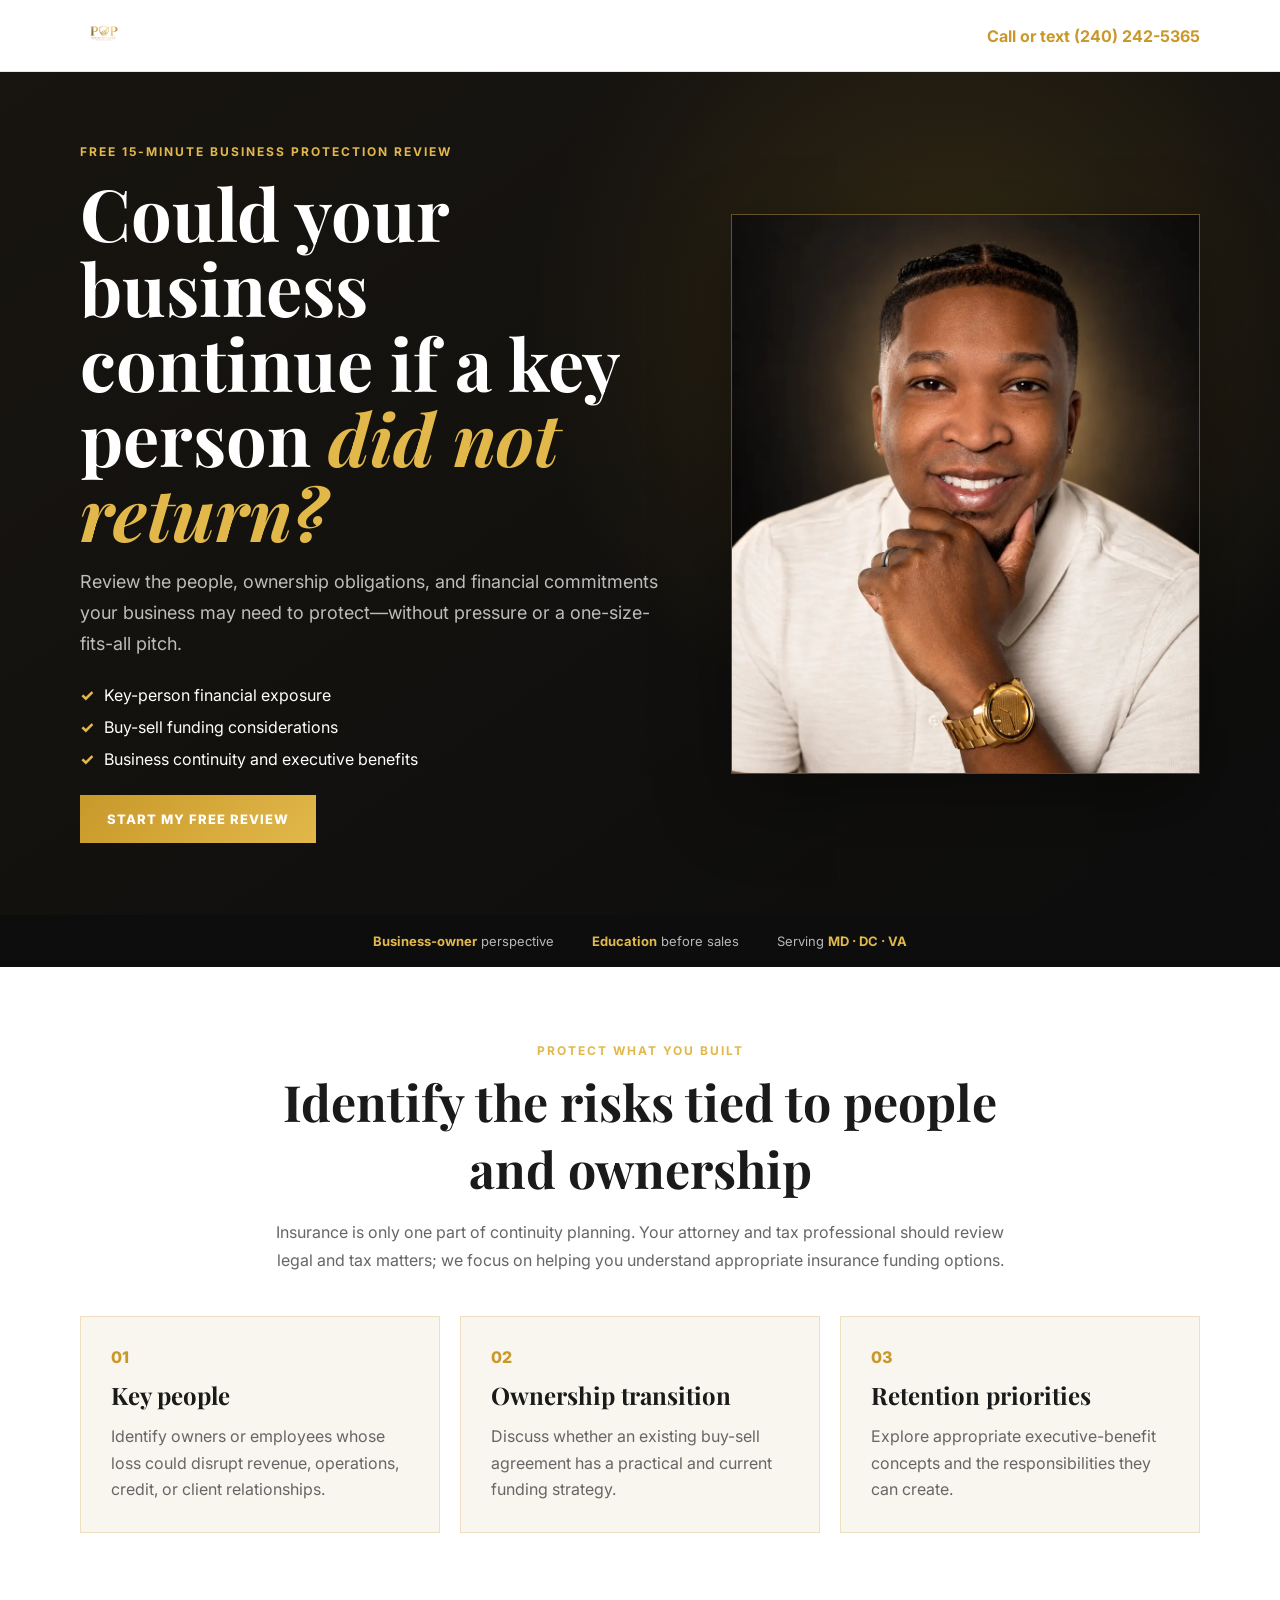
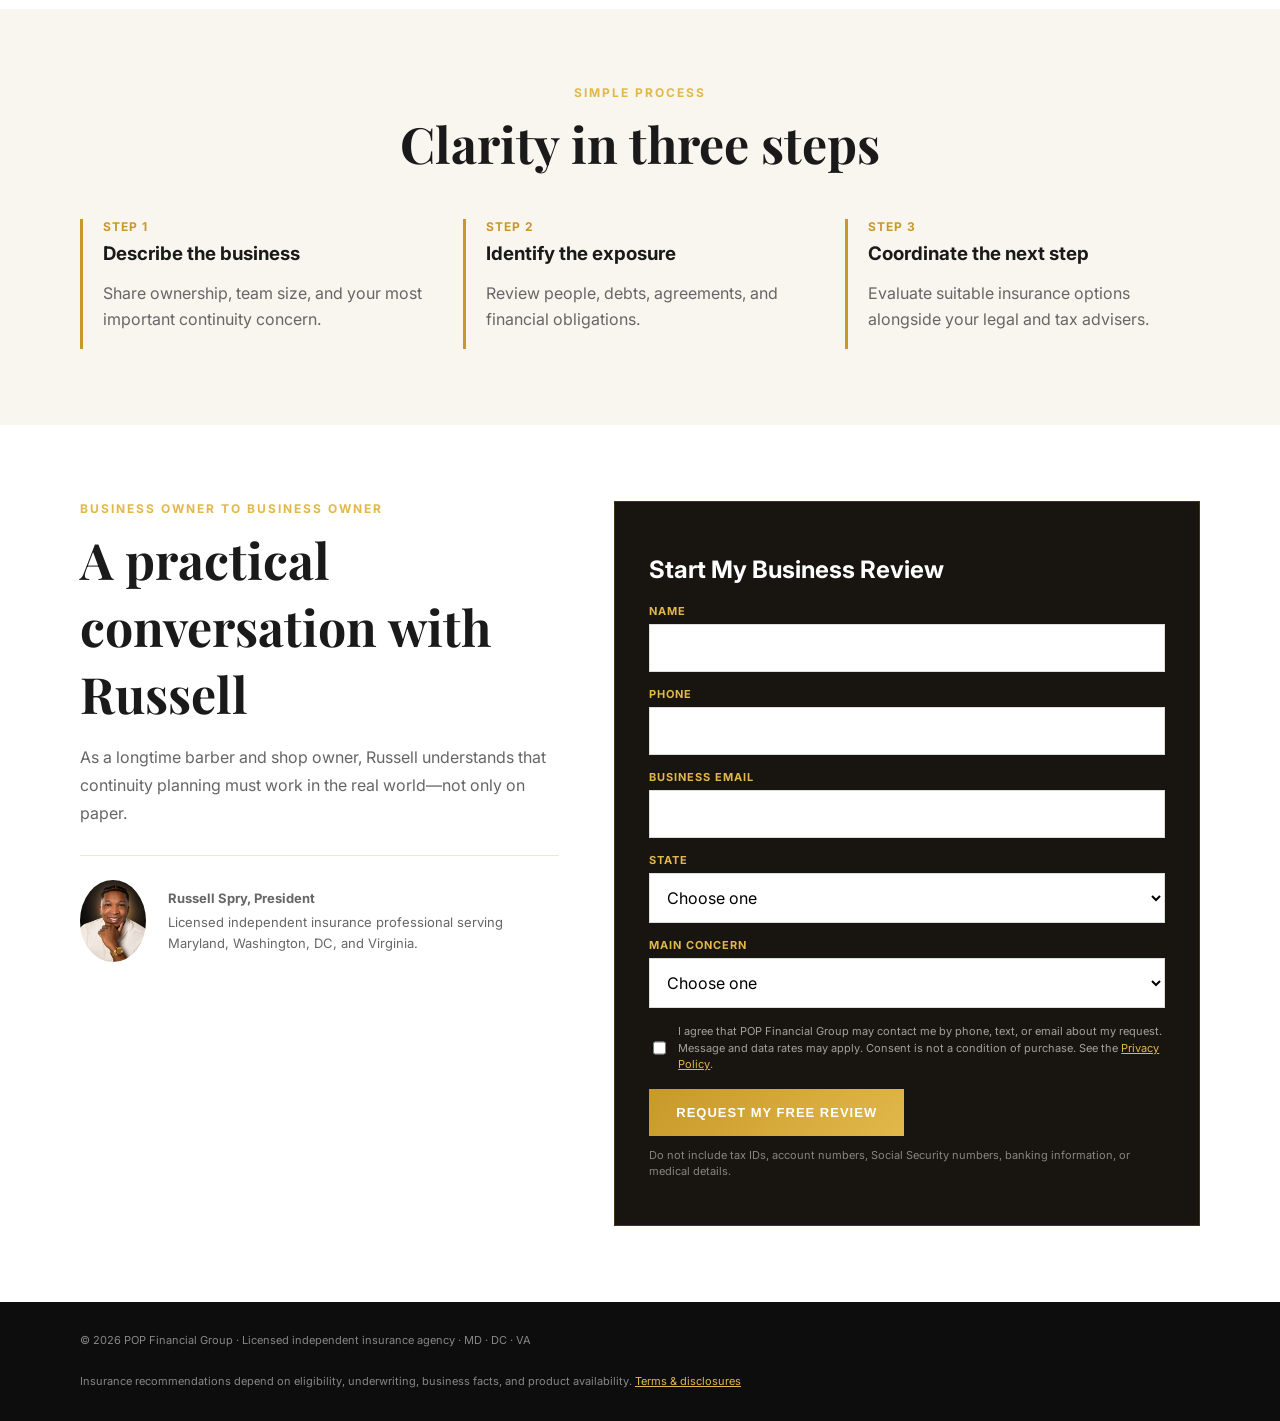
<file: business-protection.html>
<!doctype html><html lang="en"><head><meta charset="utf-8"><meta name="viewport" content="width=device-width,initial-scale=1"><title>Business Protection Review | POP Financial Group</title><meta name="description" content="A free 15-minute review for DMV business owners considering key-person coverage, buy-sell funding, continuity, and executive benefits."><link rel="canonical" href="https://www.popfinancialgroup.com/business-protection.html"><meta property="og:type" content="website"><meta property="og:title" content="Free Business Protection Review | POP Financial Group"><meta property="og:description" content="Review key-person exposure, buy-sell funding, continuity, and executive-benefit priorities."><meta property="og:url" content="https://www.popfinancialgroup.com/business-protection.html"><meta property="og:image" content="https://www.popfinancialgroup.com/russell-spry-founder.webp"><meta name="twitter:card" content="summary_large_image"><link rel="stylesheet" href="https://fonts.googleapis.com/css2?family=Playfair+Display:wght@700&family=Inter:wght@400;600;700&display=swap"><link rel="stylesheet" href="campaign.css"><script async src="https://www.googletagmanager.com/gtag/js?id=AW-18216683095"></script><script>window.dataLayer=window.dataLayer||[];function gtag(){dataLayer.push(arguments)}gtag('js',new Date);gtag('config','AW-18216683095');</script></head>
<body data-campaign="business-protection"><header><div class="wrap nav"><a href=""><img class="logo" src="pop-logo.png" alt="POP Financial Group"></a><a class="phone" href="tel:+12402425365" data-track="phone">Call or text (240) 242-5365</a></div></header>
<main><section class="hero"><div class="wrap hero-grid"><div><div class="eyebrow">Free 15-Minute Business Protection Review</div><h1>Could your business continue if a key person <em>did not return?</em></h1><p class="lead">Review the people, ownership obligations, and financial commitments your business may need to protect—without pressure or a one-size-fits-all pitch.</p><ul class="checks"><li>Key-person financial exposure</li><li>Buy-sell funding considerations</li><li>Business continuity and executive benefits</li></ul><a class="btn" href="#review" data-track="review-start">Start My Free Review</a></div><img class="portrait" src="russell-spry-founder.webp" alt="Russell Spry, President of POP Financial Group"></div></section>
<div class="trust"><div class="wrap"><span><strong>Business-owner</strong> perspective</span><span><strong>Education</strong> before sales</span><span>Serving <strong>MD · DC · VA</strong></span></div></div>
<section><div class="wrap"><div class="intro"><div class="eyebrow">Protect What You Built</div><h2>Identify the risks tied to people and ownership</h2><p>Insurance is only one part of continuity planning. Your attorney and tax professional should review legal and tax matters; we focus on helping you understand appropriate insurance funding options.</p></div><div class="cards"><div class="card"><span>01</span><h3>Key people</h3><p>Identify owners or employees whose loss could disrupt revenue, operations, credit, or client relationships.</p></div><div class="card"><span>02</span><h3>Ownership transition</h3><p>Discuss whether an existing buy-sell agreement has a practical and current funding strategy.</p></div><div class="card"><span>03</span><h3>Retention priorities</h3><p>Explore appropriate executive-benefit concepts and the responsibilities they can create.</p></div></div></div></section>
<section class="steps"><div class="wrap"><div class="intro"><div class="eyebrow">Simple Process</div><h2>Clarity in three steps</h2></div><div class="step-grid"><div class="step"><b>Step 1</b><h3>Describe the business</h3><p>Share ownership, team size, and your most important continuity concern.</p></div><div class="step"><b>Step 2</b><h3>Identify the exposure</h3><p>Review people, debts, agreements, and financial obligations.</p></div><div class="step"><b>Step 3</b><h3>Coordinate the next step</h3><p>Evaluate suitable insurance options alongside your legal and tax advisers.</p></div></div></div></section>
<section class="form-section" id="review"><div class="wrap form-grid"><div class="form-copy"><div class="eyebrow">Business Owner to Business Owner</div><h2>A practical conversation with Russell</h2><p>As a longtime barber and shop owner, Russell understands that continuity planning must work in the real world—not only on paper.</p><div class="founder"><img src="russell-spry-founder.webp" alt="Russell Spry"><p><strong>Russell Spry, President</strong>Licensed independent insurance professional serving Maryland, Washington, DC, and Virginia.</p></div></div>
<form class="form-card" action="https://formspree.io/f/meednzak" method="post" data-lead-form><h2>Start My Business Review</h2><input type="hidden" name="_subject" value="Business Protection Review — POP Financial Group"><input type="hidden" name="lead_source" value="Business Protection Campaign"><input type="hidden" name="utm_source"><input type="hidden" name="utm_medium"><input type="hidden" name="utm_campaign"><input type="hidden" name="utm_content"><input type="hidden" name="utm_term"><div class="row"><label for="name">Name</label><input id="name" name="name" autocomplete="name" required></div><div class="row"><label for="phone">Phone</label><input id="phone" type="tel" name="phone" autocomplete="tel" required></div><div class="row"><label for="email">Business email</label><input id="email" type="email" name="email" autocomplete="email" required></div><div class="row"><label for="state">State</label><select id="state" name="state" required><option value="">Choose one</option><option>Maryland</option><option>Washington, DC</option><option>Virginia</option><option>Other</option></select></div><div class="row"><label for="concern">Main concern</label><select id="concern" name="main_concern" required><option value="">Choose one</option><option>Key-person protection</option><option>Buy-sell funding</option><option>Business continuity</option><option>Executive benefits</option><option>Not sure yet</option></select></div><label class="consent"><input type="checkbox" name="contact_consent" required><span>I agree that POP Financial Group may contact me by phone, text, or email about my request. Message and data rates may apply. Consent is not a condition of purchase. See the <a href="privacy.html">Privacy Policy</a>.</span></label><button class="btn" type="submit" data-track="lead-submit">Request My Free Review</button><p class="fine">Do not include tax IDs, account numbers, Social Security numbers, banking information, or medical details.</p></form></div></section></main>
<footer><div class="wrap"><span>© 2026 POP Financial Group · Licensed independent insurance agency · MD · DC · VA</span><span>Insurance recommendations depend on eligibility, underwriting, business facts, and product availability. <a href="terms.html">Terms &amp; disclosures</a></span></div></footer><div class="mobile"><a href="#review">Start My Review</a><a href="tel:+12402425365">Call or Text</a></div><script src="site-tools.js?v=1"></script></body></html>
</file>
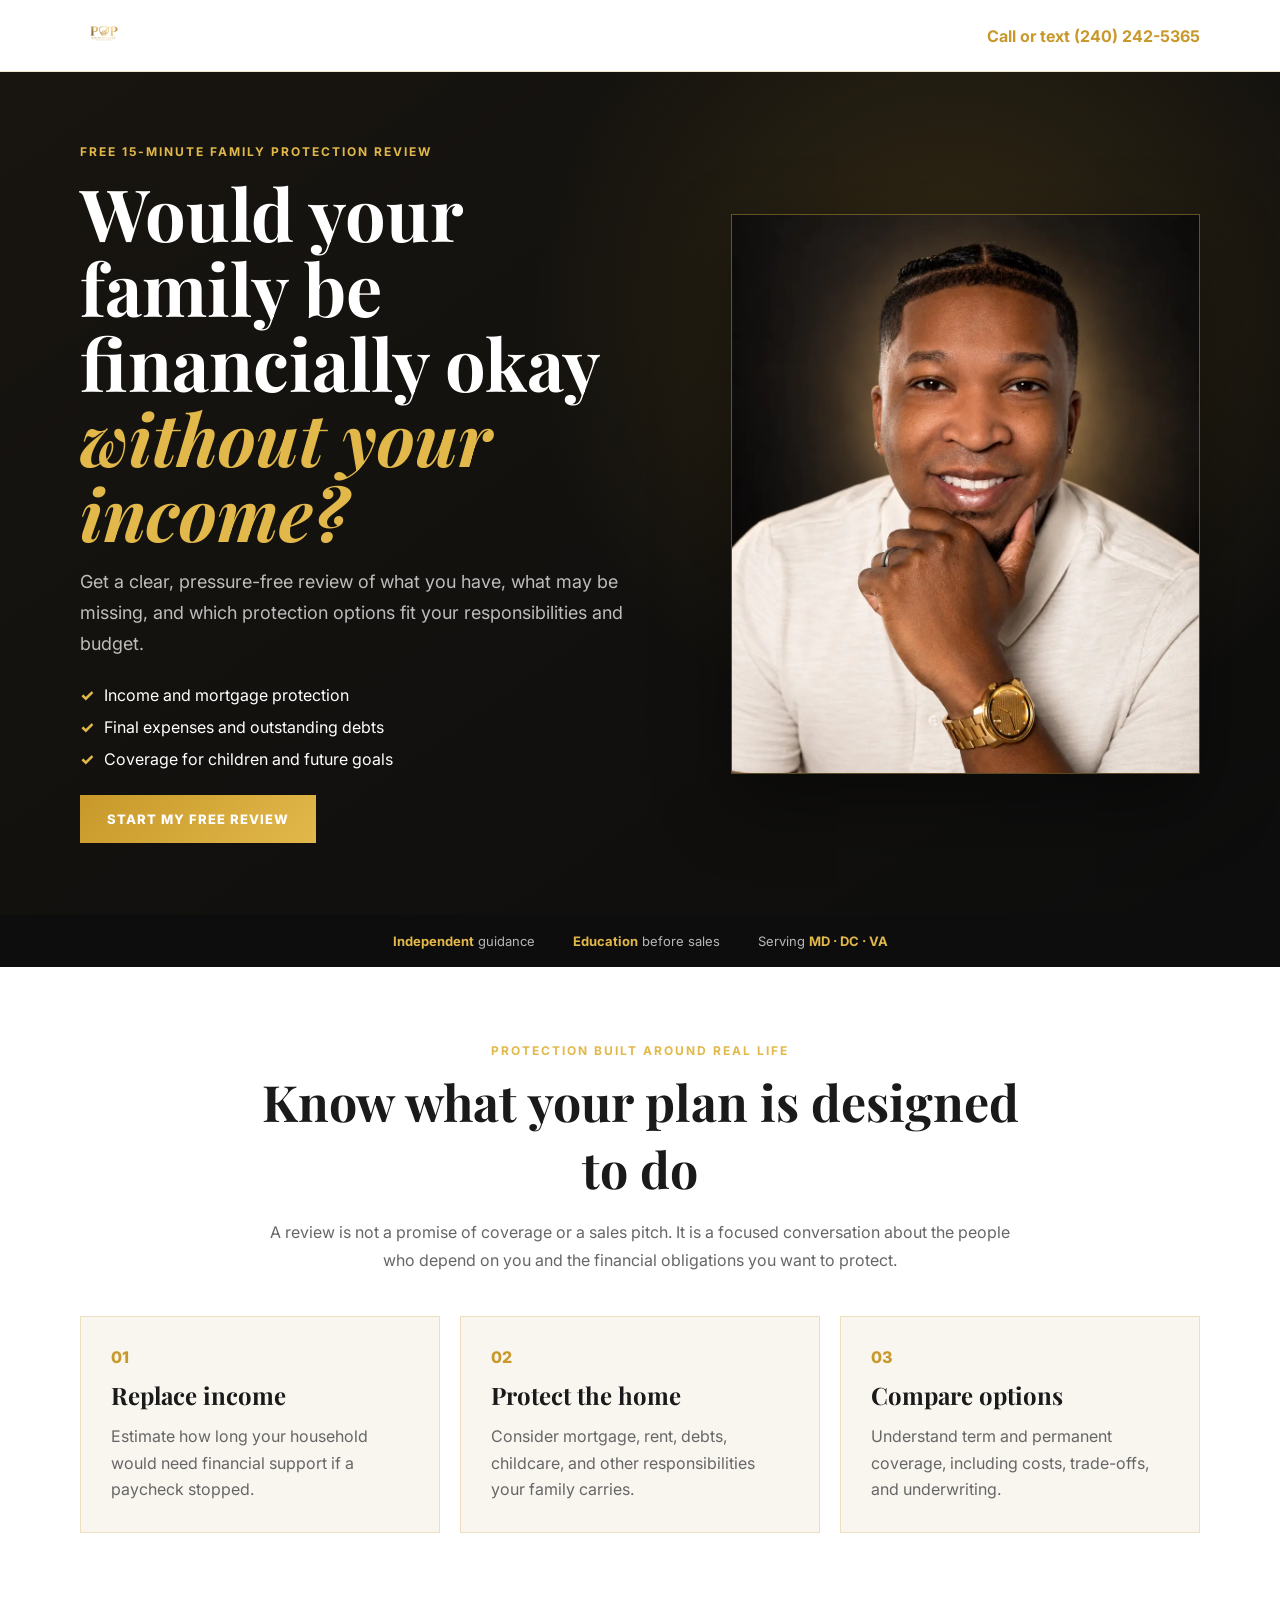
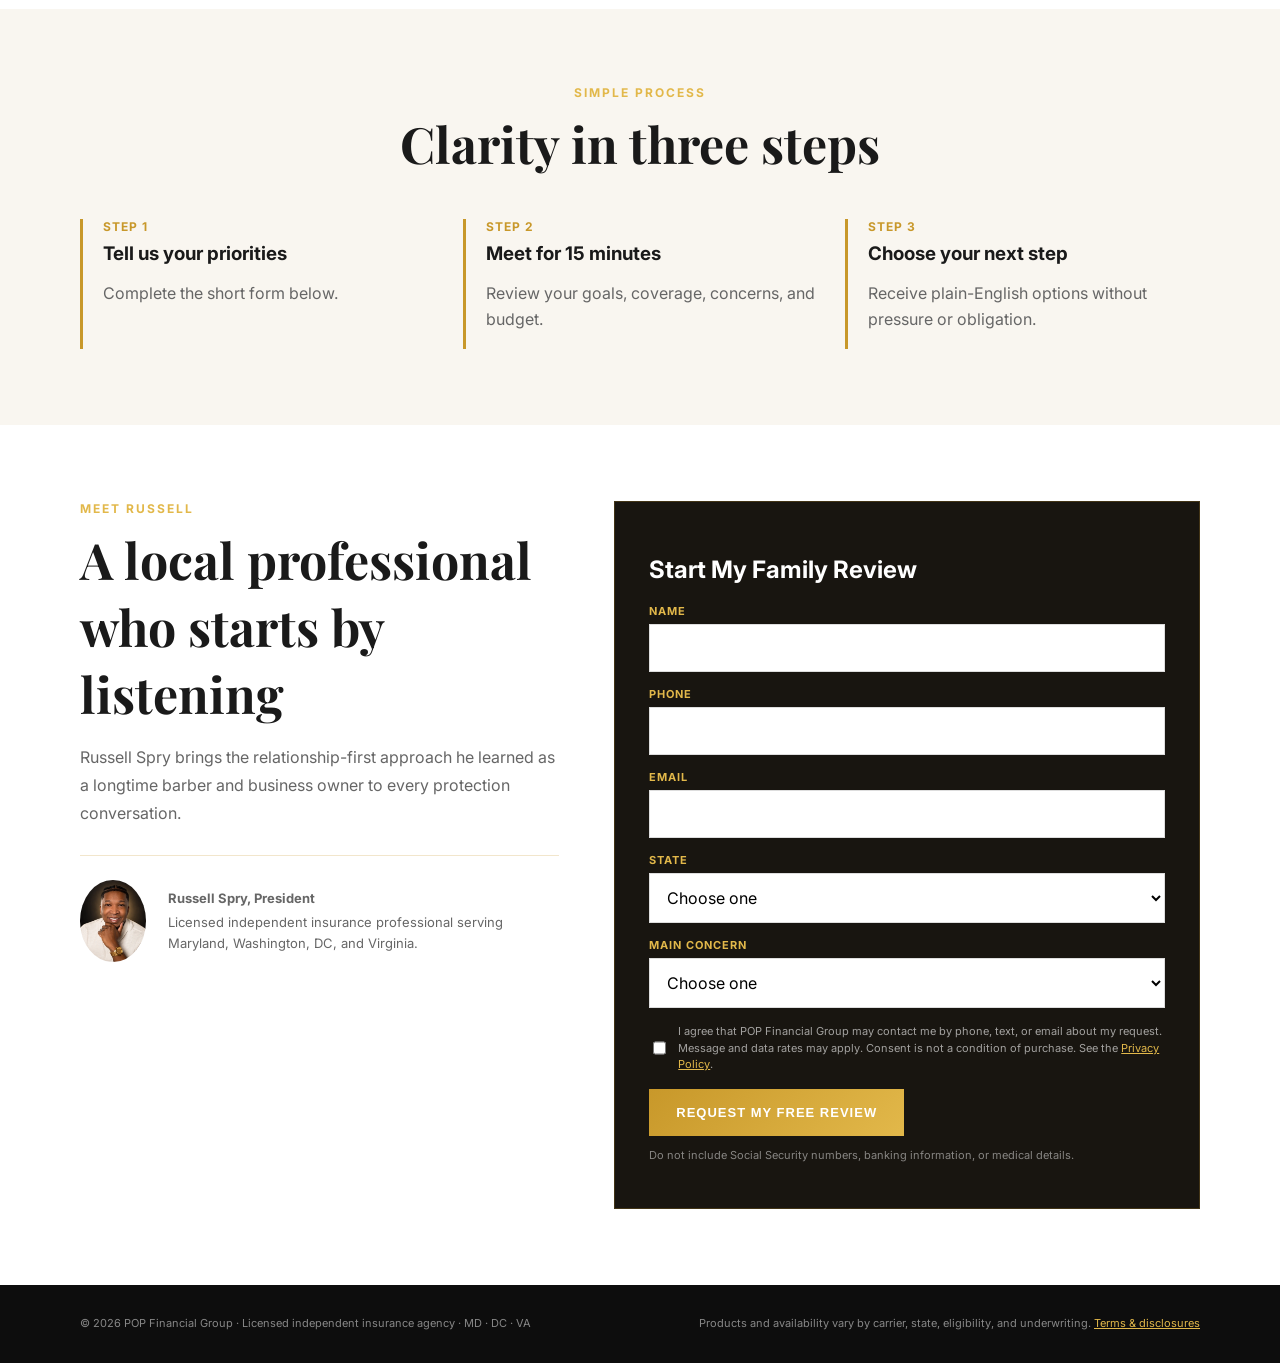
<file: family-protection.html>
<!doctype html><html lang="en"><head><meta charset="utf-8"><meta name="viewport" content="width=device-width,initial-scale=1"><title>Family Protection Review | POP Financial Group</title><meta name="description" content="A free 15-minute review to help DMV families understand life-insurance gaps, income replacement, mortgage protection, and final expenses."><link rel="canonical" href="https://www.popfinancialgroup.com/family-protection.html"><meta property="og:type" content="website"><meta property="og:title" content="Free Family Protection Review | POP Financial Group"><meta property="og:description" content="Understand what you have, where a gap may exist, and which options fit your responsibilities and budget."><meta property="og:url" content="https://www.popfinancialgroup.com/family-protection.html"><meta property="og:image" content="https://www.popfinancialgroup.com/russell-spry-founder.webp"><meta name="twitter:card" content="summary_large_image"><link rel="stylesheet" href="https://fonts.googleapis.com/css2?family=Playfair+Display:wght@700&family=Inter:wght@400;600;700&display=swap"><link rel="stylesheet" href="campaign.css"><script async src="https://www.googletagmanager.com/gtag/js?id=AW-18216683095"></script><script>window.dataLayer=window.dataLayer||[];function gtag(){dataLayer.push(arguments)}gtag('js',new Date);gtag('config','AW-18216683095');</script></head>
<body data-campaign="family-protection"><header><div class="wrap nav"><a href=""><img class="logo" src="pop-logo.png" alt="POP Financial Group"></a><a class="phone" href="tel:+12402425365" data-track="phone">Call or text (240) 242-5365</a></div></header>
<main><section class="hero"><div class="wrap hero-grid"><div><div class="eyebrow">Free 15-Minute Family Protection Review</div><h1>Would your family be financially okay <em>without your income?</em></h1><p class="lead">Get a clear, pressure-free review of what you have, what may be missing, and which protection options fit your responsibilities and budget.</p><ul class="checks"><li>Income and mortgage protection</li><li>Final expenses and outstanding debts</li><li>Coverage for children and future goals</li></ul><a class="btn" href="#review" data-track="review-start">Start My Free Review</a></div><img class="portrait" src="russell-spry-founder.webp" alt="Russell Spry, President of POP Financial Group"></div></section>
<div class="trust"><div class="wrap"><span><strong>Independent</strong> guidance</span><span><strong>Education</strong> before sales</span><span>Serving <strong>MD · DC · VA</strong></span></div></div>
<section><div class="wrap"><div class="intro"><div class="eyebrow">Protection Built Around Real Life</div><h2>Know what your plan is designed to do</h2><p>A review is not a promise of coverage or a sales pitch. It is a focused conversation about the people who depend on you and the financial obligations you want to protect.</p></div><div class="cards"><div class="card"><span>01</span><h3>Replace income</h3><p>Estimate how long your household would need financial support if a paycheck stopped.</p></div><div class="card"><span>02</span><h3>Protect the home</h3><p>Consider mortgage, rent, debts, childcare, and other responsibilities your family carries.</p></div><div class="card"><span>03</span><h3>Compare options</h3><p>Understand term and permanent coverage, including costs, trade-offs, and underwriting.</p></div></div></div></section>
<section class="steps"><div class="wrap"><div class="intro"><div class="eyebrow">Simple Process</div><h2>Clarity in three steps</h2></div><div class="step-grid"><div class="step"><b>Step 1</b><h3>Tell us your priorities</h3><p>Complete the short form below.</p></div><div class="step"><b>Step 2</b><h3>Meet for 15 minutes</h3><p>Review your goals, coverage, concerns, and budget.</p></div><div class="step"><b>Step 3</b><h3>Choose your next step</h3><p>Receive plain-English options without pressure or obligation.</p></div></div></div></section>
<section class="form-section" id="review"><div class="wrap form-grid"><div class="form-copy"><div class="eyebrow">Meet Russell</div><h2>A local professional who starts by listening</h2><p>Russell Spry brings the relationship-first approach he learned as a longtime barber and business owner to every protection conversation.</p><div class="founder"><img src="russell-spry-founder.webp" alt="Russell Spry"><p><strong>Russell Spry, President</strong>Licensed independent insurance professional serving Maryland, Washington, DC, and Virginia.</p></div></div>
<form class="form-card" action="https://formspree.io/f/meednzak" method="post" data-lead-form><h2>Start My Family Review</h2><input type="hidden" name="_subject" value="Family Protection Review — POP Financial Group"><input type="hidden" name="lead_source" value="Family Protection Campaign"><input type="hidden" name="utm_source"><input type="hidden" name="utm_medium"><input type="hidden" name="utm_campaign"><input type="hidden" name="utm_content"><input type="hidden" name="utm_term"><div class="row"><label for="name">Name</label><input id="name" name="name" autocomplete="name" required></div><div class="row"><label for="phone">Phone</label><input id="phone" type="tel" name="phone" autocomplete="tel" required></div><div class="row"><label for="email">Email</label><input id="email" type="email" name="email" autocomplete="email" required></div><div class="row"><label for="state">State</label><select id="state" name="state" required><option value="">Choose one</option><option>Maryland</option><option>Washington, DC</option><option>Virginia</option><option>Other</option></select></div><div class="row"><label for="goal">Main concern</label><select id="goal" name="main_concern" required><option value="">Choose one</option><option>Protecting my income</option><option>Mortgage or debt</option><option>Final expenses</option><option>Children's future</option><option>Reviewing existing coverage</option><option>Not sure yet</option></select></div><label class="consent"><input type="checkbox" name="contact_consent" required><span>I agree that POP Financial Group may contact me by phone, text, or email about my request. Message and data rates may apply. Consent is not a condition of purchase. See the <a href="privacy.html">Privacy Policy</a>.</span></label><button class="btn" type="submit" data-track="lead-submit">Request My Free Review</button><p class="fine">Do not include Social Security numbers, banking information, or medical details.</p></form></div></section></main>
<footer><div class="wrap"><span>© 2026 POP Financial Group · Licensed independent insurance agency · MD · DC · VA</span><span>Products and availability vary by carrier, state, eligibility, and underwriting. <a href="terms.html">Terms &amp; disclosures</a></span></div></footer><div class="mobile"><a href="#review">Start My Review</a><a href="tel:+12402425365">Call or Text</a></div><script src="site-tools.js?v=1"></script></body></html>
</file>
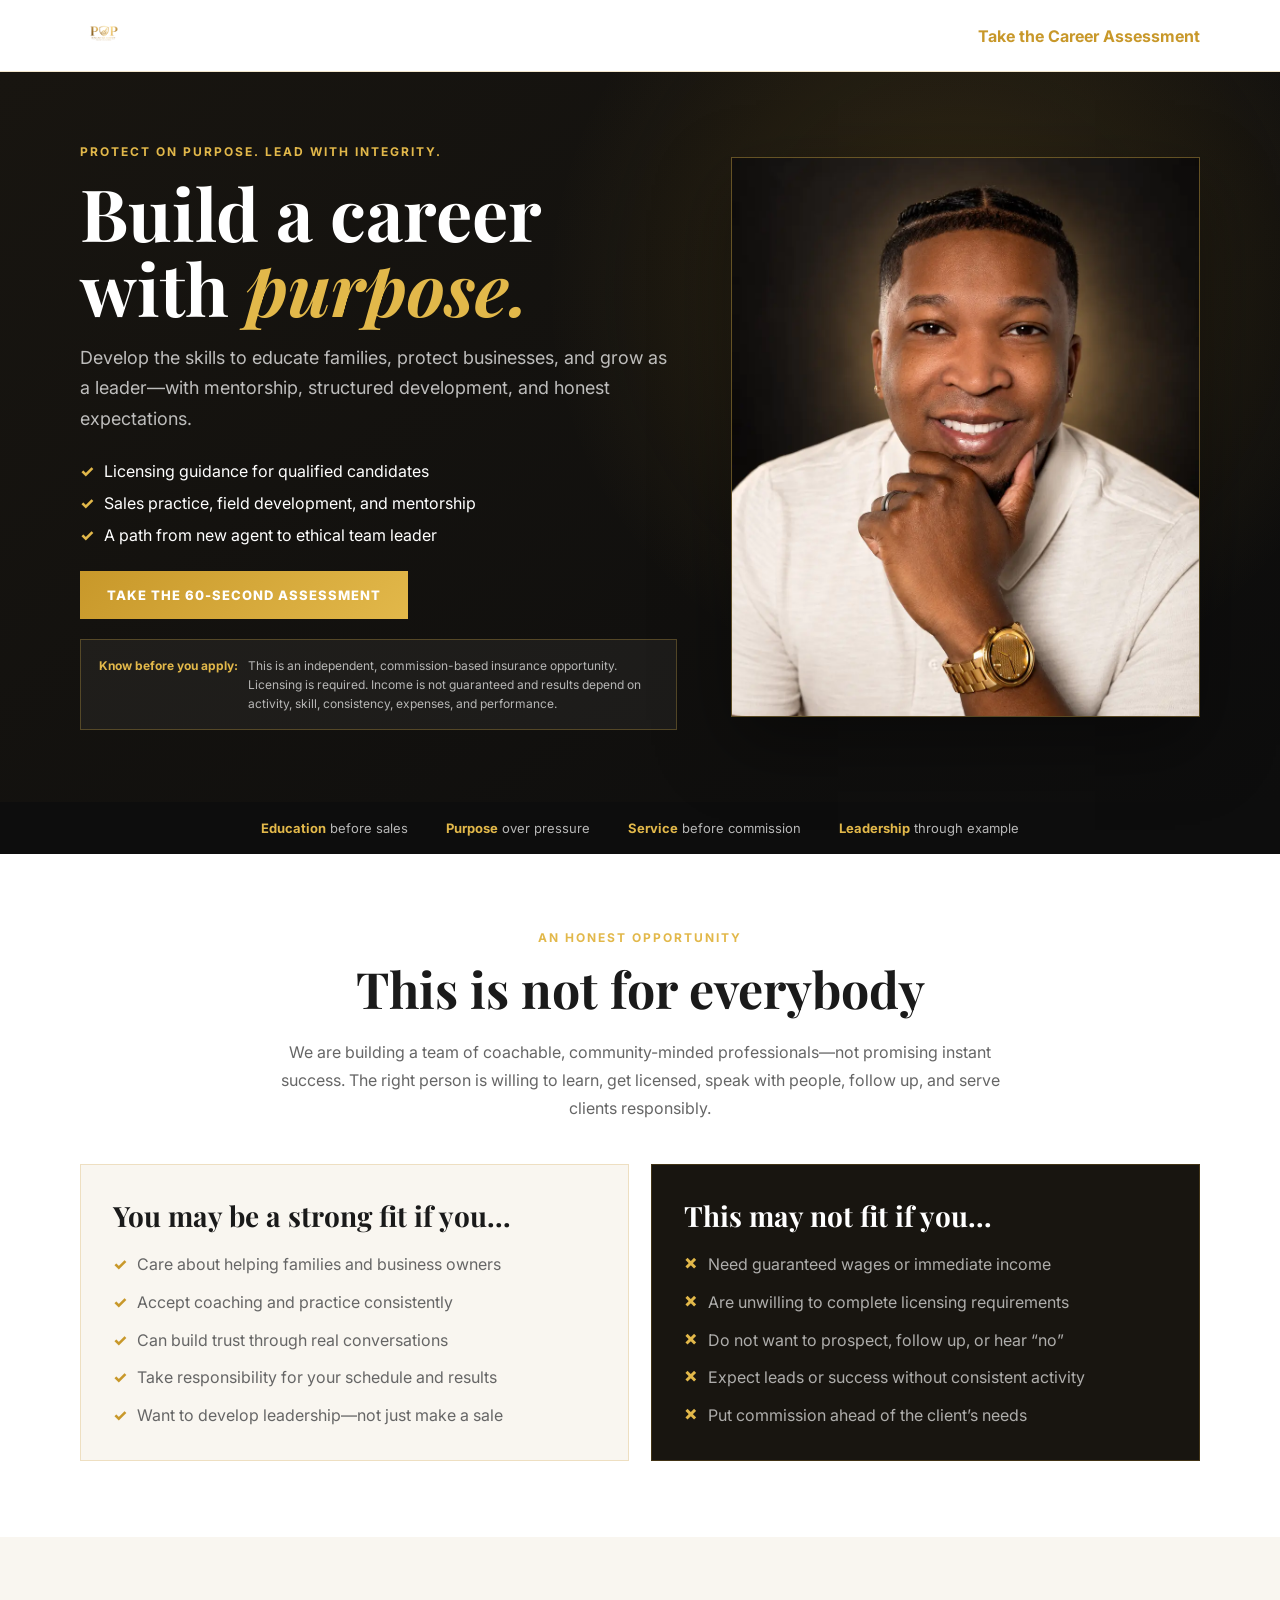
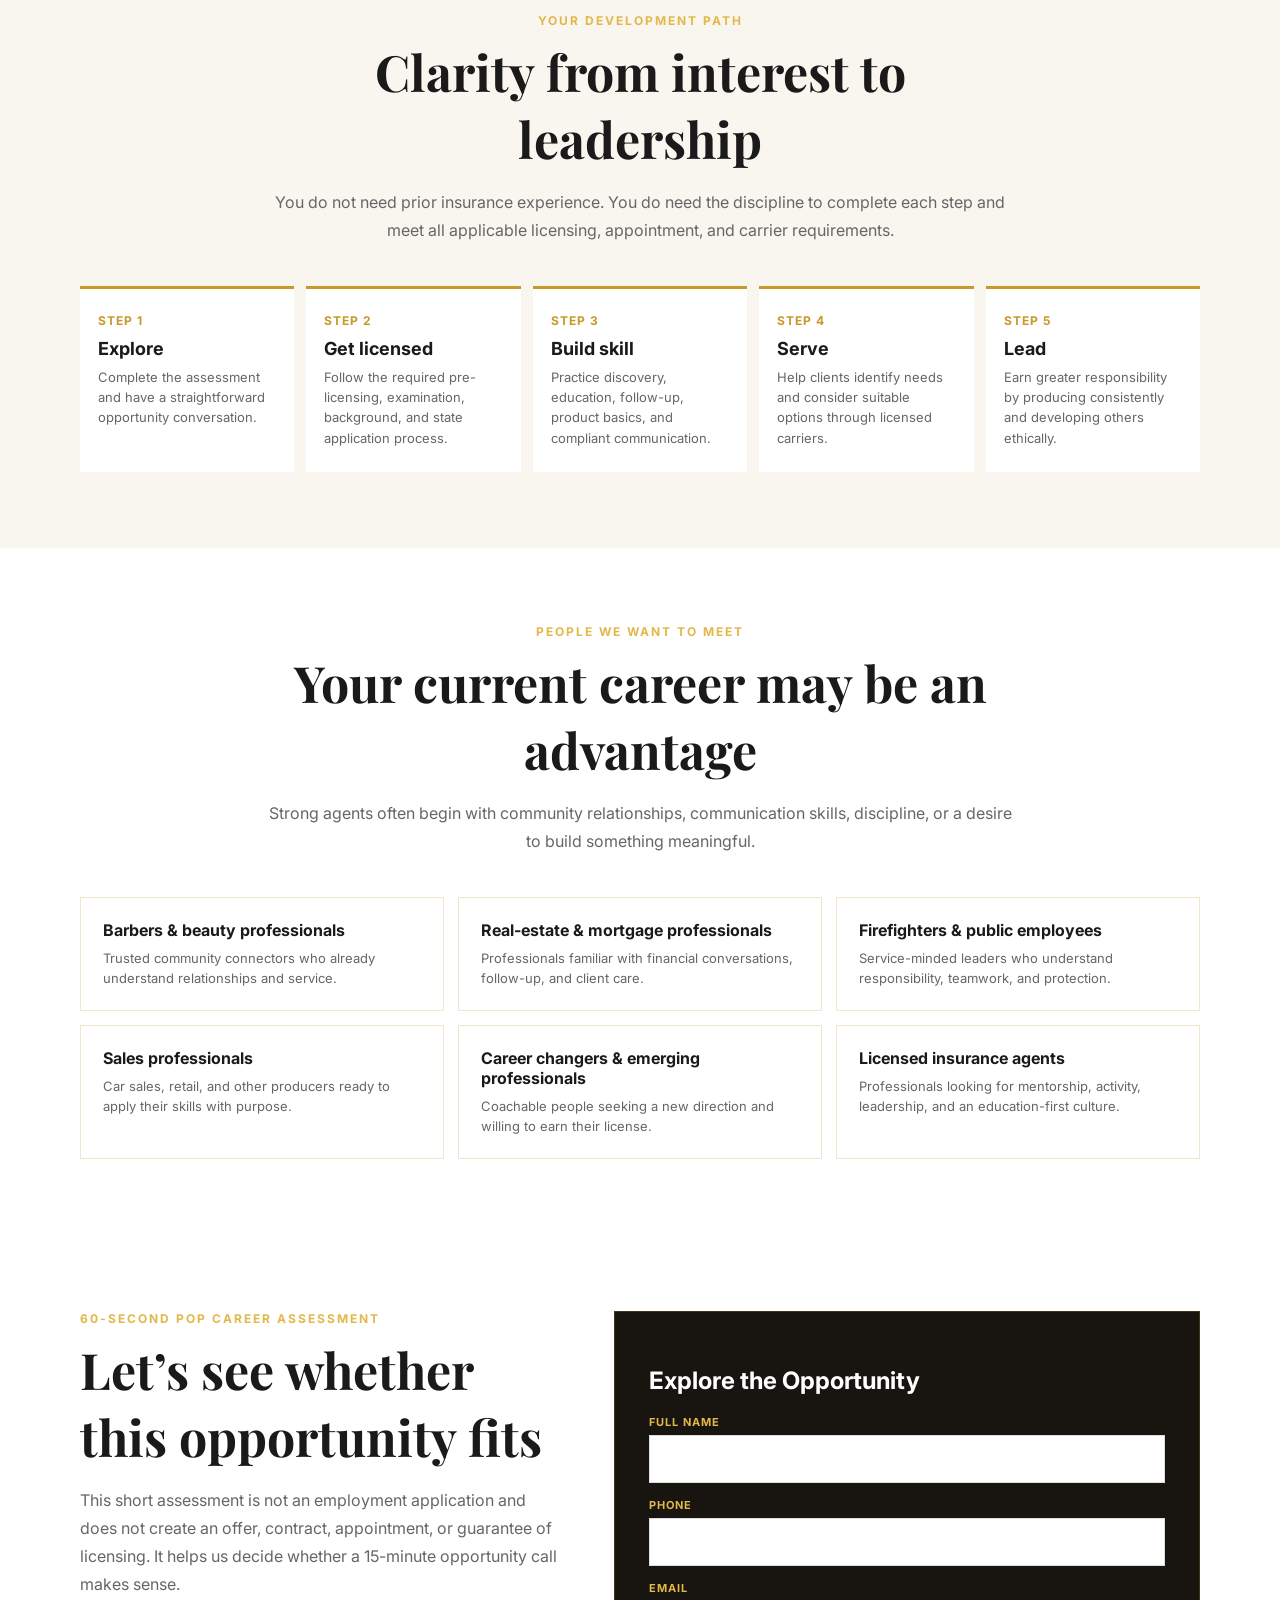
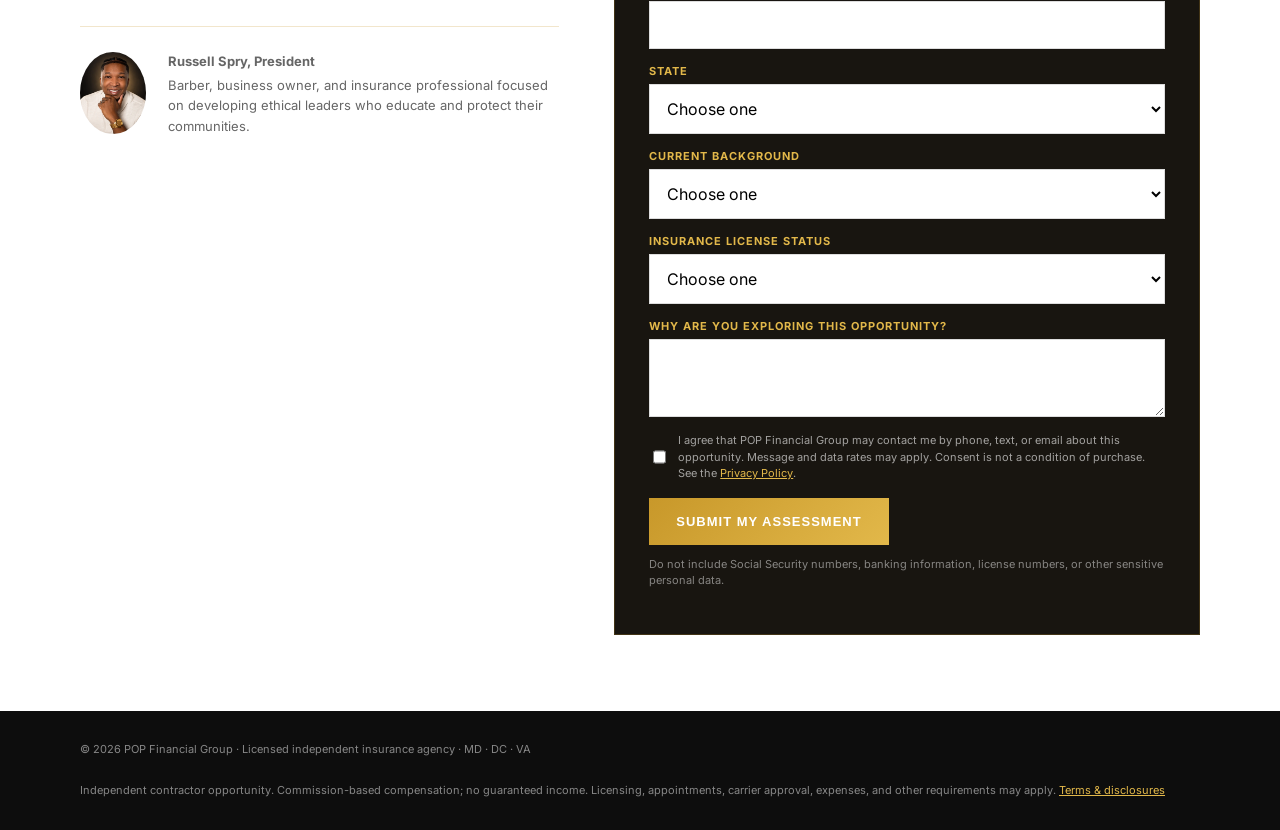
<file: join-pop.html>
<!doctype html>
<html lang="en">
<head>
<meta charset="utf-8">
<meta name="viewport" content="width=device-width,initial-scale=1">
<title>Explore an Insurance Career | Join POP Financial Group</title>
<meta name="description" content="Explore a purpose-driven, commission-based insurance career with POP Financial Group. Licensing guidance, skill development, mentorship, and leadership opportunities for qualified candidates.">
<link rel="canonical" href="https://www.popfinancialgroup.com/join-pop.html">
<meta property="og:type" content="website">
<meta property="og:title" content="Build a Career With Purpose | POP Financial Group">
<meta property="og:description" content="Take the 60-second POP Career Assessment and explore a service-first insurance opportunity with training, mentorship, and leadership development.">
<meta property="og:url" content="https://www.popfinancialgroup.com/join-pop.html">
<meta property="og:image" content="https://www.popfinancialgroup.com/russell-spry-founder.webp">
<meta name="twitter:card" content="summary_large_image">
<meta name="theme-color" content="#0D0D0D">
<link rel="stylesheet" href="https://fonts.googleapis.com/css2?family=Playfair+Display:wght@700&amp;family=Inter:wght@400;600;700&amp;display=swap">
<link rel="stylesheet" href="campaign.css">
<script async src="https://www.googletagmanager.com/gtag/js?id=AW-18216683095"></script>
<script>window.dataLayer=window.dataLayer||[];function gtag(){dataLayer.push(arguments)}gtag('js',new Date());gtag('config','AW-18216683095');</script>
</head>
<body data-campaign="recruiting">
<header>
  <div class="wrap nav">
    <a href="/" aria-label="POP Financial Group home"><img class="logo" src="pop-logo.png" alt="POP Financial Group"></a>
    <a class="phone" href="#assessment">Take the Career Assessment</a>
  </div>
</header>

<main>
  <section class="hero">
    <div class="wrap hero-grid">
      <div>
        <div class="eyebrow">Protect on purpose. Lead with integrity.</div>
        <h1>Build a career with <em>purpose.</em></h1>
        <p class="lead">Develop the skills to educate families, protect businesses, and grow as a leader—with mentorship, structured development, and honest expectations.</p>
        <ul class="checks">
          <li>Licensing guidance for qualified candidates</li>
          <li>Sales practice, field development, and mentorship</li>
          <li>A path from new agent to ethical team leader</li>
        </ul>
        <a class="btn" href="#assessment" data-track="career-assessment-start">Take the 60-Second Assessment</a>
        <div class="career-hero-note"><strong>Know before you apply:</strong><p>This is an independent, commission-based insurance opportunity. Licensing is required. Income is not guaranteed and results depend on activity, skill, consistency, expenses, and performance.</p></div>
      </div>
      <img class="portrait" src="russell-spry-founder.webp" alt="Russell Spry, President of POP Financial Group">
    </div>
  </section>

  <div class="trust"><div class="wrap"><span><strong>Education</strong> before sales</span><span><strong>Purpose</strong> over pressure</span><span><strong>Service</strong> before commission</span><span><strong>Leadership</strong> through example</span></div></div>

  <section>
    <div class="wrap">
      <div class="intro">
        <div class="eyebrow">An honest opportunity</div>
        <h2>This is not for everybody</h2>
        <p>We are building a team of coachable, community-minded professionals—not promising instant success. The right person is willing to learn, get licensed, speak with people, follow up, and serve clients responsibly.</p>
      </div>
      <div class="fit-grid">
        <article class="fit-card">
          <h3>You may be a strong fit if you...</h3>
          <ul class="fit-list">
            <li>Care about helping families and business owners</li>
            <li>Accept coaching and practice consistently</li>
            <li>Can build trust through real conversations</li>
            <li>Take responsibility for your schedule and results</li>
            <li>Want to develop leadership—not just make a sale</li>
          </ul>
        </article>
        <article class="fit-card dark">
          <h3>This may not fit if you...</h3>
          <ul class="fit-list">
            <li>Need guaranteed wages or immediate income</li>
            <li>Are unwilling to complete licensing requirements</li>
            <li>Do not want to prospect, follow up, or hear “no”</li>
            <li>Expect leads or success without consistent activity</li>
            <li>Put commission ahead of the client’s needs</li>
          </ul>
        </article>
      </div>
    </div>
  </section>

  <section class="steps">
    <div class="wrap">
      <div class="intro">
        <div class="eyebrow">Your development path</div>
        <h2>Clarity from interest to leadership</h2>
        <p>You do not need prior insurance experience. You do need the discipline to complete each step and meet all applicable licensing, appointment, and carrier requirements.</p>
      </div>
      <div class="pathway">
        <article class="pathway-item"><b>Step 1</b><h3>Explore</h3><p>Complete the assessment and have a straightforward opportunity conversation.</p></article>
        <article class="pathway-item"><b>Step 2</b><h3>Get licensed</h3><p>Follow the required pre-licensing, examination, background, and state application process.</p></article>
        <article class="pathway-item"><b>Step 3</b><h3>Build skill</h3><p>Practice discovery, education, follow-up, product basics, and compliant communication.</p></article>
        <article class="pathway-item"><b>Step 4</b><h3>Serve</h3><p>Help clients identify needs and consider suitable options through licensed carriers.</p></article>
        <article class="pathway-item"><b>Step 5</b><h3>Lead</h3><p>Earn greater responsibility by producing consistently and developing others ethically.</p></article>
      </div>
    </div>
  </section>

  <section>
    <div class="wrap">
      <div class="intro">
        <div class="eyebrow">People we want to meet</div>
        <h2>Your current career may be an advantage</h2>
        <p>Strong agents often begin with community relationships, communication skills, discipline, or a desire to build something meaningful.</p>
      </div>
      <div class="audience-grid">
        <article class="audience-item"><strong>Barbers &amp; beauty professionals</strong><p>Trusted community connectors who already understand relationships and service.</p></article>
        <article class="audience-item"><strong>Real-estate &amp; mortgage professionals</strong><p>Professionals familiar with financial conversations, follow-up, and client care.</p></article>
        <article class="audience-item"><strong>Firefighters &amp; public employees</strong><p>Service-minded leaders who understand responsibility, teamwork, and protection.</p></article>
        <article class="audience-item"><strong>Sales professionals</strong><p>Car sales, retail, and other producers ready to apply their skills with purpose.</p></article>
        <article class="audience-item"><strong>Career changers &amp; emerging professionals</strong><p>Coachable people seeking a new direction and willing to earn their license.</p></article>
        <article class="audience-item"><strong>Licensed insurance agents</strong><p>Professionals looking for mentorship, activity, leadership, and an education-first culture.</p></article>
      </div>
    </div>
  </section>

  <section class="form-section" id="assessment">
    <div class="wrap form-grid">
      <div class="form-copy">
        <div class="eyebrow">60-second POP Career Assessment</div>
        <h2>Let’s see whether this opportunity fits</h2>
        <p>This short assessment is not an employment application and does not create an offer, contract, appointment, or guarantee of licensing. It helps us decide whether a 15-minute opportunity call makes sense.</p>
        <div class="founder">
          <img src="russell-spry-founder.webp" alt="Russell Spry">
          <p><strong>Russell Spry, President</strong>Barber, business owner, and insurance professional focused on developing ethical leaders who educate and protect their communities.</p>
        </div>
      </div>

      <form class="form-card" action="https://formspree.io/f/meednzak" method="post" data-lead-form>
        <h2>Explore the Opportunity</h2>
        <input type="hidden" name="_subject" value="POP Career Assessment - Recruiting Lead">
        <input type="hidden" name="lead_source" value="POP Recruiting Page">
        <input type="hidden" name="utm_source"><input type="hidden" name="utm_medium"><input type="hidden" name="utm_campaign"><input type="hidden" name="utm_content"><input type="hidden" name="utm_term">
        <div class="row"><label for="name">Full name</label><input id="name" name="name" autocomplete="name" required></div>
        <div class="row"><label for="phone">Phone</label><input id="phone" type="tel" name="phone" autocomplete="tel" required></div>
        <div class="row"><label for="email">Email</label><input id="email" type="email" name="email" autocomplete="email" required></div>
        <div class="row"><label for="state">State</label><select id="state" name="state" required><option value="">Choose one</option><option>Maryland</option><option>Washington, DC</option><option>Virginia</option><option>Other</option></select></div>
        <div class="row"><label for="background">Current background</label><select id="background" name="current_background" required><option value="">Choose one</option><option>Barber or beauty professional</option><option>Real estate or mortgage</option><option>Firefighter or public employee</option><option>Sales professional</option><option>College student or recent graduate</option><option>Career changer</option><option>Licensed insurance agent</option><option>Other</option></select></div>
        <div class="row"><label for="licensed">Insurance license status</label><select id="licensed" name="insurance_license_status" required><option value="">Choose one</option><option>Currently licensed</option><option>Previously licensed</option><option>Not licensed - willing to complete requirements</option><option>Not licensed - still exploring</option></select></div>
        <div class="row"><label for="why">Why are you exploring this opportunity?</label><textarea id="why" name="why_interested" maxlength="700" required></textarea></div>
        <label class="consent"><input type="checkbox" name="contact_consent" required><span>I agree that POP Financial Group may contact me by phone, text, or email about this opportunity. Message and data rates may apply. Consent is not a condition of purchase. See the <a href="privacy.html">Privacy Policy</a>.</span></label>
        <button class="btn" type="submit" data-track="career-assessment-submit">Submit My Assessment</button>
        <p class="fine">Do not include Social Security numbers, banking information, license numbers, or other sensitive personal data.</p>
      </form>
    </div>
  </section>
</main>

<footer><div class="wrap"><span>© 2026 POP Financial Group · Licensed independent insurance agency · MD · DC · VA</span><span>Independent contractor opportunity. Commission-based compensation; no guaranteed income. Licensing, appointments, carrier approval, expenses, and other requirements may apply. <a href="terms.html">Terms &amp; disclosures</a></span></div></footer>
<div class="mobile"><a href="#assessment">Take Assessment</a><a href="tel:+12402425365" data-track="phone">Call or Text</a></div>
<script src="site-tools.js?v=1"></script>
</body>
</html>
</file>
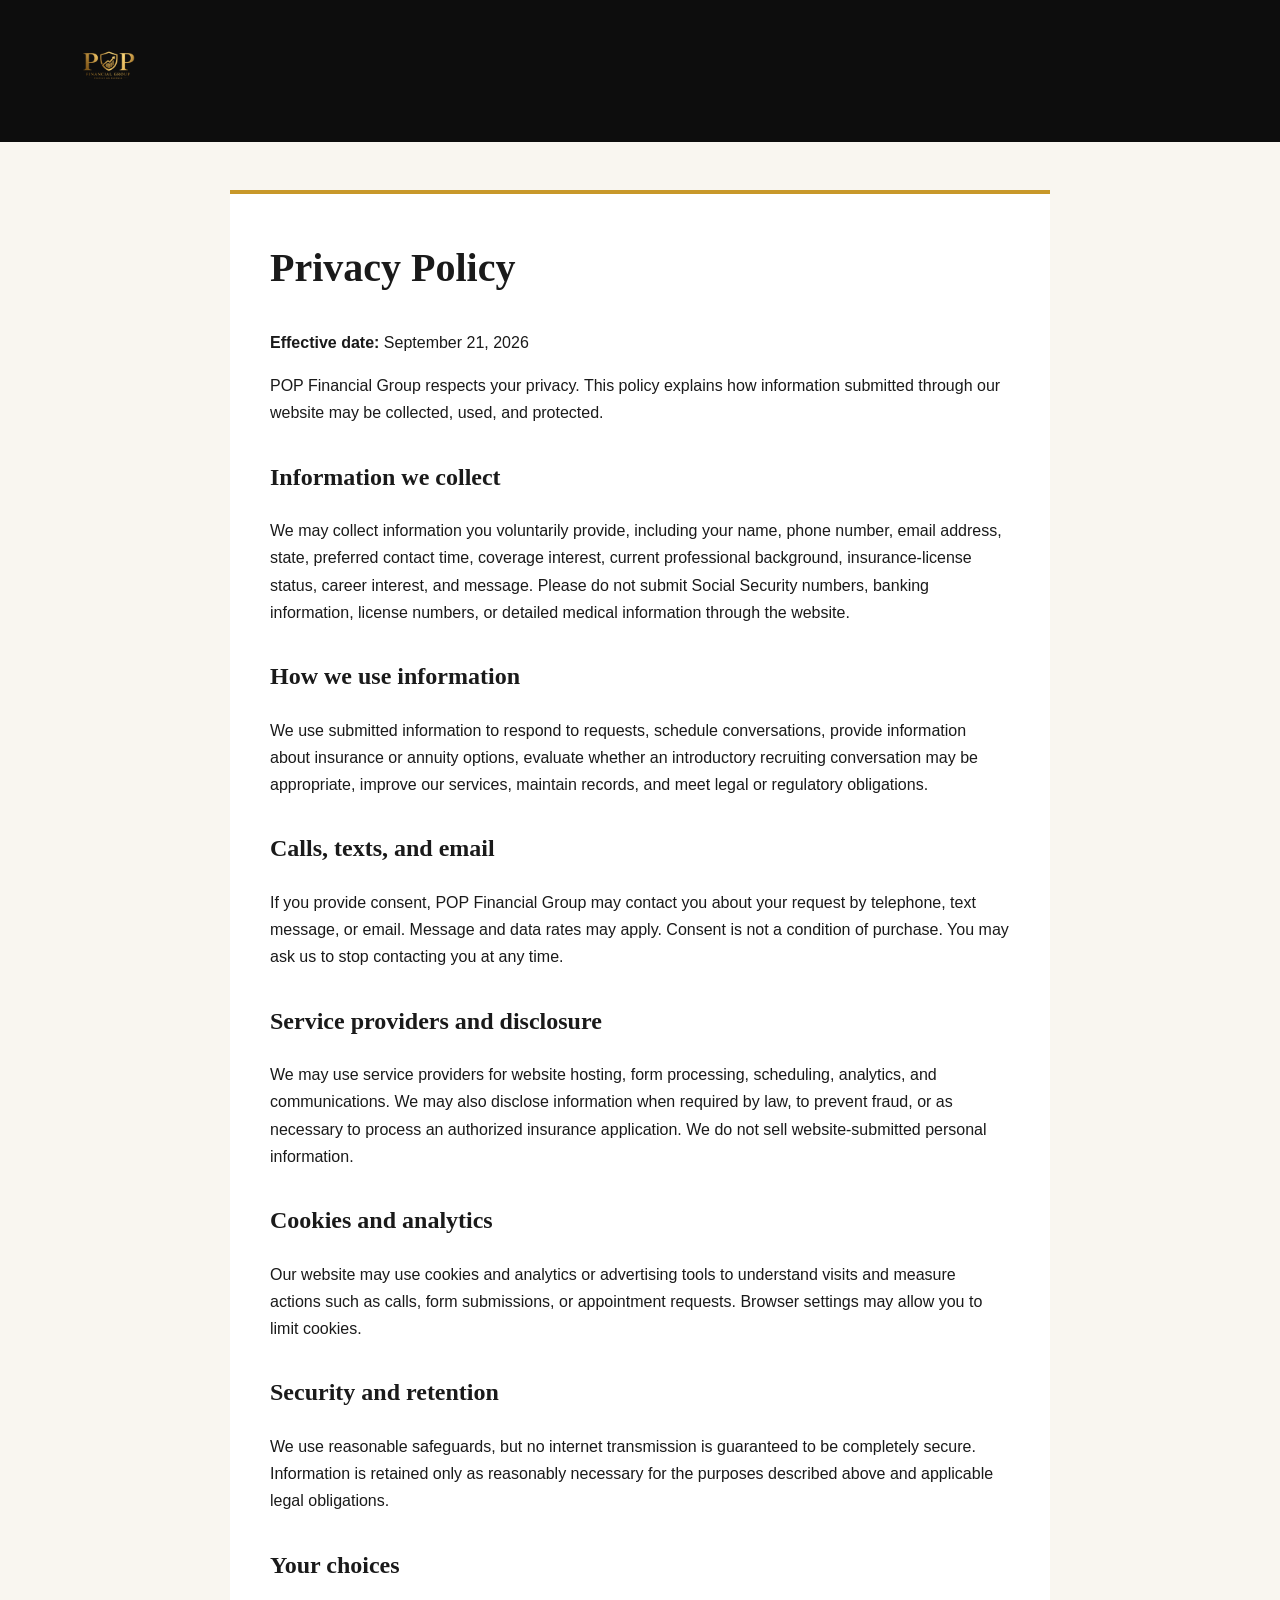
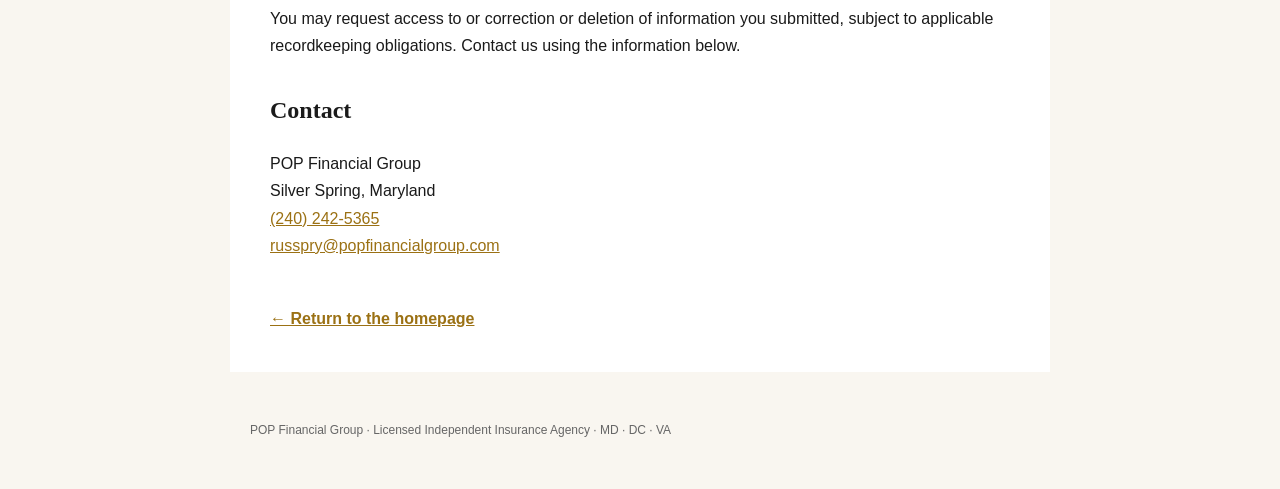
<file: privacy.html>
<!DOCTYPE html>
<html lang="en">
<head>
  <meta charset="UTF-8">
  <meta name="viewport" content="width=device-width, initial-scale=1.0">
  <meta name="robots" content="index,follow">
  <title>Privacy Policy — POP Financial Group</title>
  <meta name="description" content="Privacy policy for POP Financial Group.">
  <link rel="canonical" href="https://www.popfinancialgroup.com/privacy.html">
  <style>
    :root{--gold:#C8982A;--dark:#0D0D0D;--muted:#666;--light:#F9F6F0}*{box-sizing:border-box}body{margin:0;font-family:Arial,sans-serif;color:#1a1a1a;line-height:1.7;background:var(--light)}header{background:var(--dark);padding:22px 5vw}header img{width:90px;height:auto}main{max-width:820px;margin:48px auto;padding:40px;background:#fff;border-top:4px solid var(--gold)}h1,h2{font-family:Georgia,serif}h1{font-size:40px;margin-top:0}h2{margin-top:30px}a{color:#9b7114}.back{display:inline-block;margin-top:30px;font-weight:bold}footer{max-width:820px;margin:0 auto 48px;padding:0 20px;color:var(--muted);font-size:12px}@media(max-width:700px){main{margin:0;padding:28px 20px}h1{font-size:32px}}
  </style>
</head>
<body>
  <header><a href="/"><img src="pop-logo.png" alt="POP Financial Group"></a></header>
  <main>
    <h1>Privacy Policy</h1>
    <p><strong>Effective date:</strong> September 21, 2026</p>
    <p>POP Financial Group respects your privacy. This policy explains how information submitted through our website may be collected, used, and protected.</p>
    <h2>Information we collect</h2>
    <p>We may collect information you voluntarily provide, including your name, phone number, email address, state, preferred contact time, coverage interest, current professional background, insurance-license status, career interest, and message. Please do not submit Social Security numbers, banking information, license numbers, or detailed medical information through the website.</p>
    <h2>How we use information</h2>
    <p>We use submitted information to respond to requests, schedule conversations, provide information about insurance or annuity options, evaluate whether an introductory recruiting conversation may be appropriate, improve our services, maintain records, and meet legal or regulatory obligations.</p>
    <h2>Calls, texts, and email</h2>
    <p>If you provide consent, POP Financial Group may contact you about your request by telephone, text message, or email. Message and data rates may apply. Consent is not a condition of purchase. You may ask us to stop contacting you at any time.</p>
    <h2>Service providers and disclosure</h2>
    <p>We may use service providers for website hosting, form processing, scheduling, analytics, and communications. We may also disclose information when required by law, to prevent fraud, or as necessary to process an authorized insurance application. We do not sell website-submitted personal information.</p>
    <h2>Cookies and analytics</h2>
    <p>Our website may use cookies and analytics or advertising tools to understand visits and measure actions such as calls, form submissions, or appointment requests. Browser settings may allow you to limit cookies.</p>
    <h2>Security and retention</h2>
    <p>We use reasonable safeguards, but no internet transmission is guaranteed to be completely secure. Information is retained only as reasonably necessary for the purposes described above and applicable legal obligations.</p>
    <h2>Your choices</h2>
    <p>You may request access to or correction or deletion of information you submitted, subject to applicable recordkeeping obligations. Contact us using the information below.</p>
    <h2>Contact</h2>
    <p>POP Financial Group<br>Silver Spring, Maryland<br><a href="tel:+12402425365">(240) 242-5365</a><br><a href="mailto:russpry@popfinancialgroup.com">russpry@popfinancialgroup.com</a></p>
    <a class="back" href="/">← Return to the homepage</a>
  </main>
  <footer>POP Financial Group · Licensed Independent Insurance Agency · MD · DC · VA</footer>
</body>
</html>
</file>
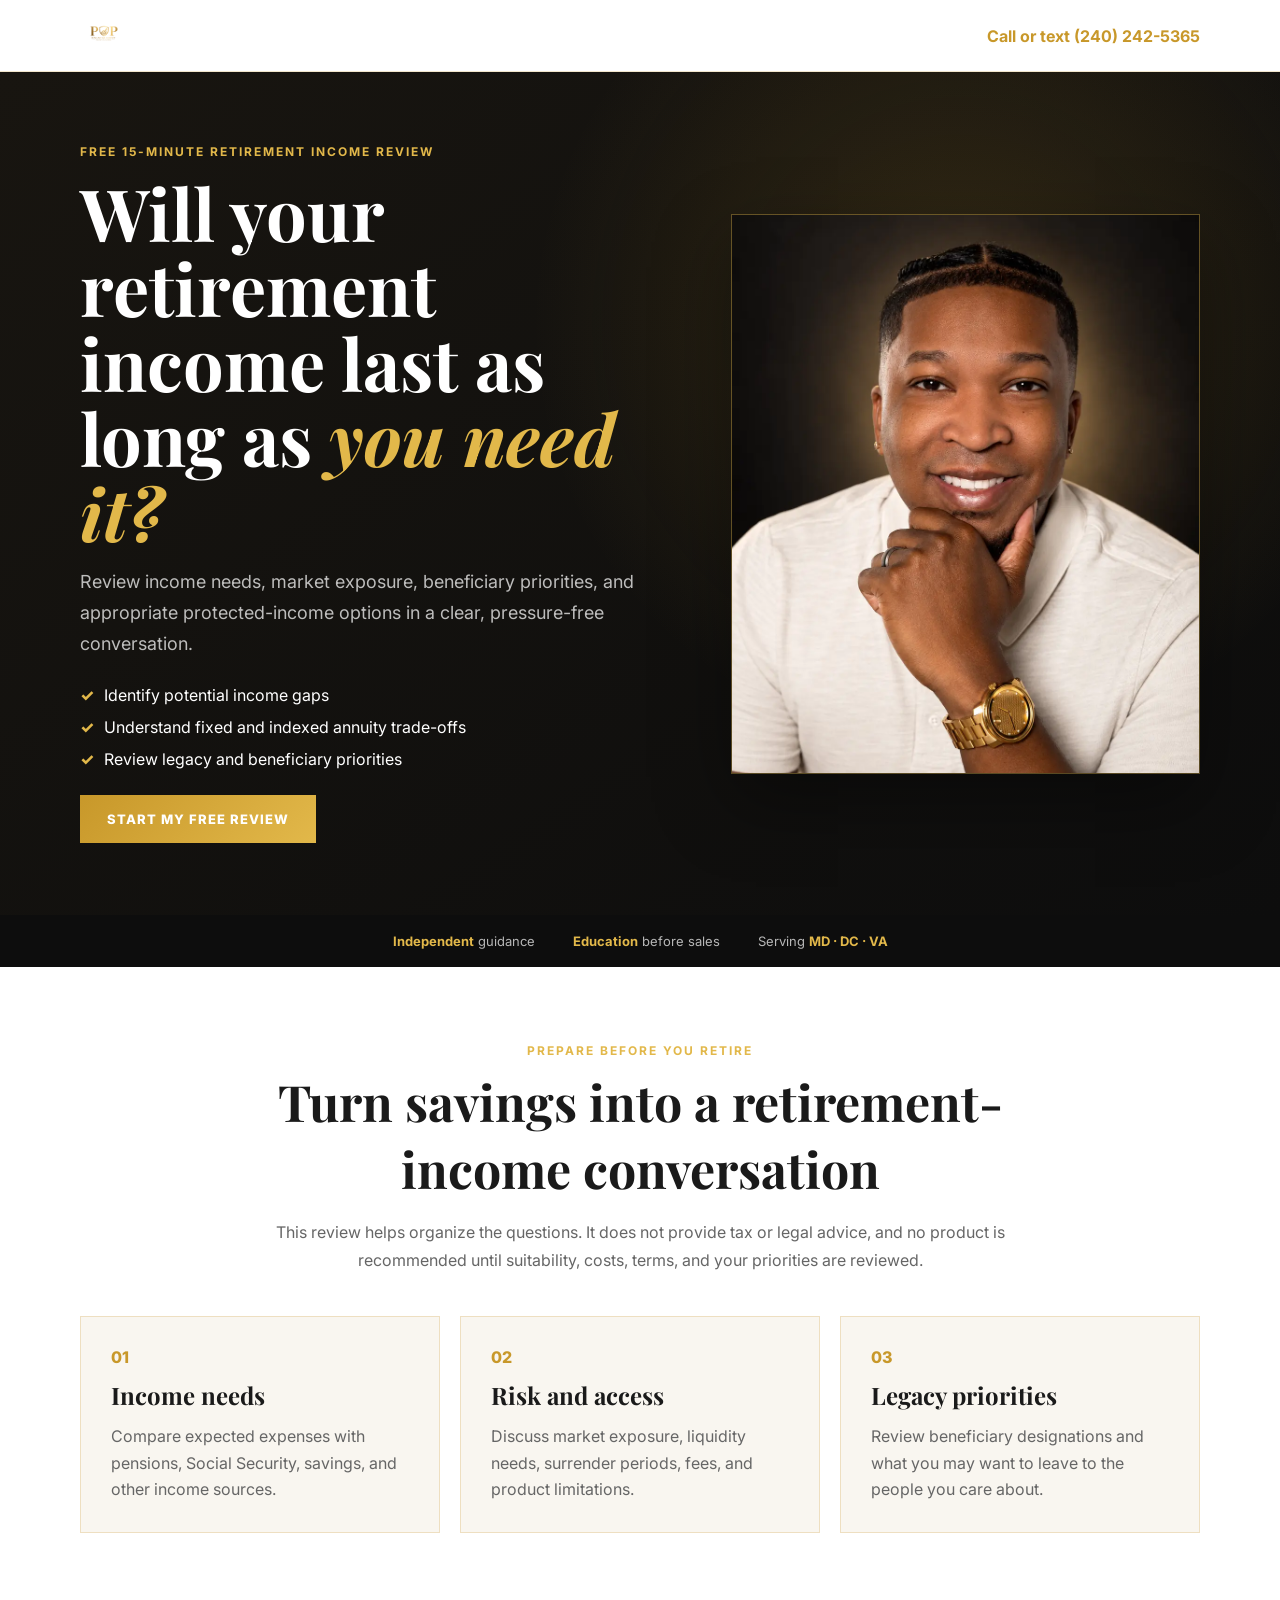
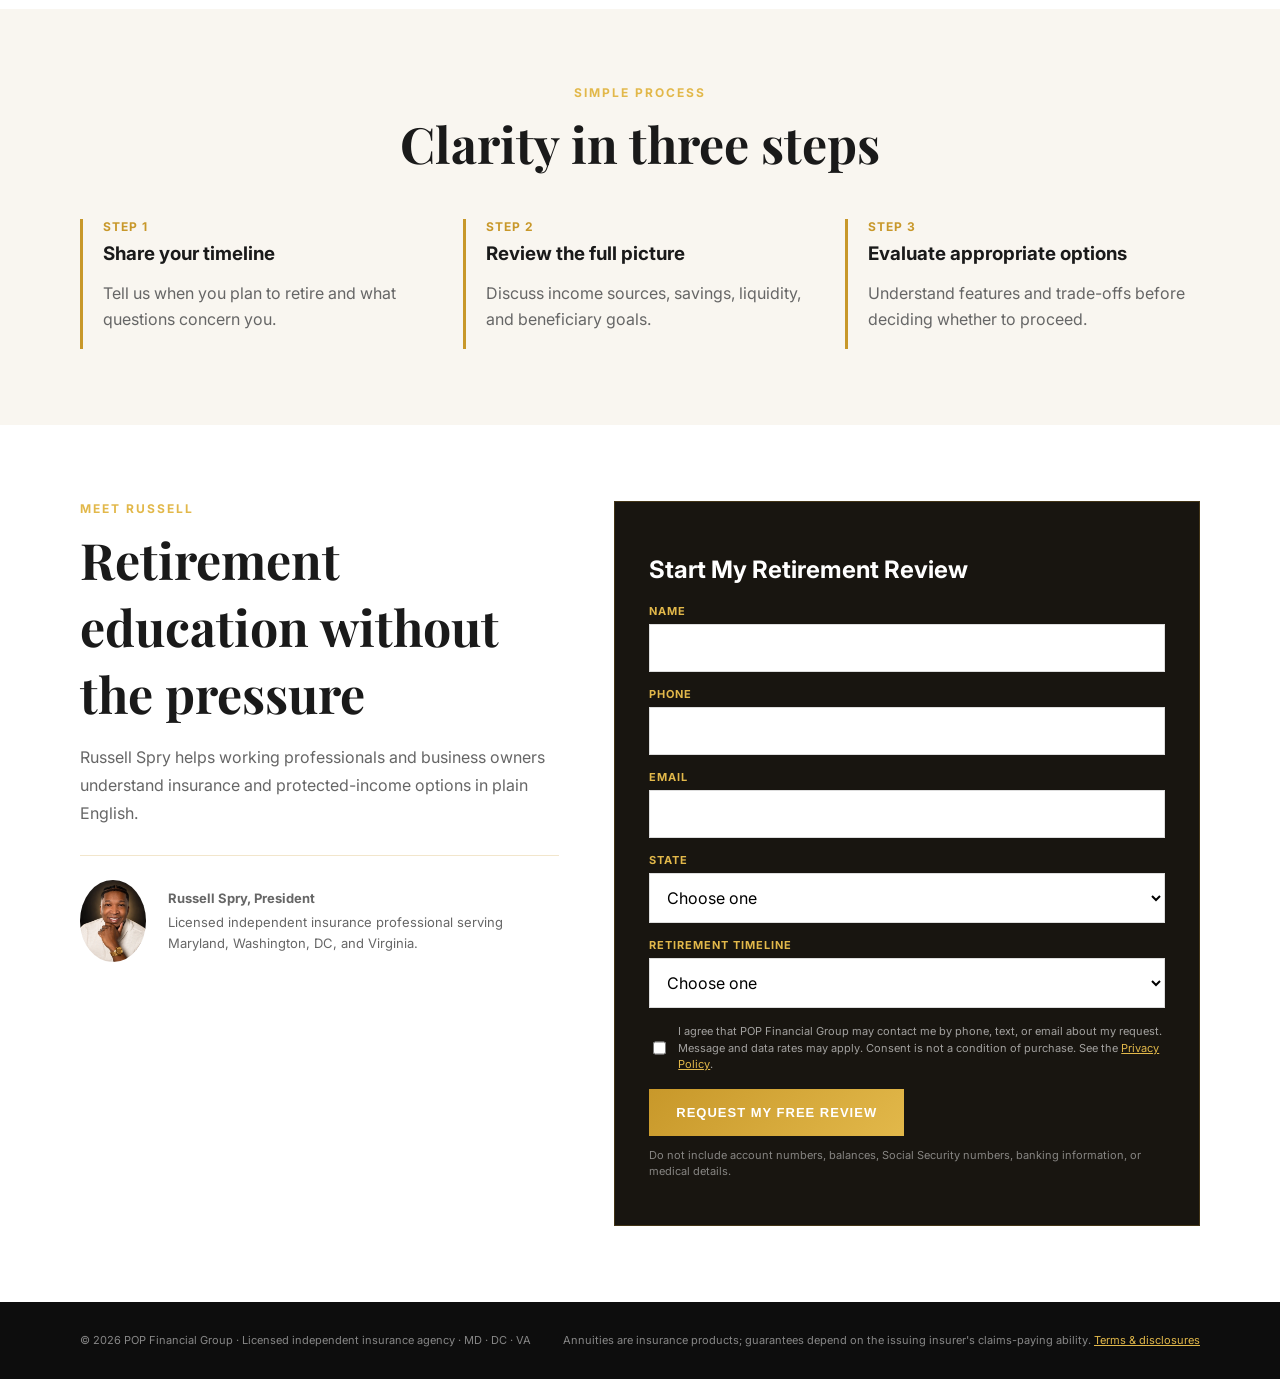
<file: retirement-income.html>
<!doctype html><html lang="en"><head><meta charset="utf-8"><meta name="viewport" content="width=device-width,initial-scale=1"><title>Retirement Income Review | POP Financial Group</title><meta name="description" content="A free 15-minute review for DMV professionals who want to understand retirement-income gaps, annuity options, and legacy priorities."><link rel="canonical" href="https://www.popfinancialgroup.com/retirement-income.html"><meta property="og:type" content="website"><meta property="og:title" content="Free Retirement Income Review | POP Financial Group"><meta property="og:description" content="Review income needs, market exposure, beneficiary priorities, and appropriate protected-income options."><meta property="og:url" content="https://www.popfinancialgroup.com/retirement-income.html"><meta property="og:image" content="https://www.popfinancialgroup.com/russell-spry-founder.webp"><meta name="twitter:card" content="summary_large_image"><link rel="stylesheet" href="https://fonts.googleapis.com/css2?family=Playfair+Display:wght@700&family=Inter:wght@400;600;700&display=swap"><link rel="stylesheet" href="campaign.css"><script async src="https://www.googletagmanager.com/gtag/js?id=AW-18216683095"></script><script>window.dataLayer=window.dataLayer||[];function gtag(){dataLayer.push(arguments)}gtag('js',new Date);gtag('config','AW-18216683095');</script></head>
<body data-campaign="retirement-income"><header><div class="wrap nav"><a href=""><img class="logo" src="pop-logo.png" alt="POP Financial Group"></a><a class="phone" href="tel:+12402425365" data-track="phone">Call or text (240) 242-5365</a></div></header>
<main><section class="hero"><div class="wrap hero-grid"><div><div class="eyebrow">Free 15-Minute Retirement Income Review</div><h1>Will your retirement income last as long as <em>you need it?</em></h1><p class="lead">Review income needs, market exposure, beneficiary priorities, and appropriate protected-income options in a clear, pressure-free conversation.</p><ul class="checks"><li>Identify potential income gaps</li><li>Understand fixed and indexed annuity trade-offs</li><li>Review legacy and beneficiary priorities</li></ul><a class="btn" href="#review" data-track="review-start">Start My Free Review</a></div><img class="portrait" src="russell-spry-founder.webp" alt="Russell Spry, President of POP Financial Group"></div></section>
<div class="trust"><div class="wrap"><span><strong>Independent</strong> guidance</span><span><strong>Education</strong> before sales</span><span>Serving <strong>MD · DC · VA</strong></span></div></div>
<section><div class="wrap"><div class="intro"><div class="eyebrow">Prepare Before You Retire</div><h2>Turn savings into a retirement-income conversation</h2><p>This review helps organize the questions. It does not provide tax or legal advice, and no product is recommended until suitability, costs, terms, and your priorities are reviewed.</p></div><div class="cards"><div class="card"><span>01</span><h3>Income needs</h3><p>Compare expected expenses with pensions, Social Security, savings, and other income sources.</p></div><div class="card"><span>02</span><h3>Risk and access</h3><p>Discuss market exposure, liquidity needs, surrender periods, fees, and product limitations.</p></div><div class="card"><span>03</span><h3>Legacy priorities</h3><p>Review beneficiary designations and what you may want to leave to the people you care about.</p></div></div></div></section>
<section class="steps"><div class="wrap"><div class="intro"><div class="eyebrow">Simple Process</div><h2>Clarity in three steps</h2></div><div class="step-grid"><div class="step"><b>Step 1</b><h3>Share your timeline</h3><p>Tell us when you plan to retire and what questions concern you.</p></div><div class="step"><b>Step 2</b><h3>Review the full picture</h3><p>Discuss income sources, savings, liquidity, and beneficiary goals.</p></div><div class="step"><b>Step 3</b><h3>Evaluate appropriate options</h3><p>Understand features and trade-offs before deciding whether to proceed.</p></div></div></div></section>
<section class="form-section" id="review"><div class="wrap form-grid"><div class="form-copy"><div class="eyebrow">Meet Russell</div><h2>Retirement education without the pressure</h2><p>Russell Spry helps working professionals and business owners understand insurance and protected-income options in plain English.</p><div class="founder"><img src="russell-spry-founder.webp" alt="Russell Spry"><p><strong>Russell Spry, President</strong>Licensed independent insurance professional serving Maryland, Washington, DC, and Virginia.</p></div></div>
<form class="form-card" action="https://formspree.io/f/meednzak" method="post" data-lead-form><h2>Start My Retirement Review</h2><input type="hidden" name="_subject" value="Retirement Income Review — POP Financial Group"><input type="hidden" name="lead_source" value="Retirement Income Campaign"><input type="hidden" name="utm_source"><input type="hidden" name="utm_medium"><input type="hidden" name="utm_campaign"><input type="hidden" name="utm_content"><input type="hidden" name="utm_term"><div class="row"><label for="name">Name</label><input id="name" name="name" autocomplete="name" required></div><div class="row"><label for="phone">Phone</label><input id="phone" type="tel" name="phone" autocomplete="tel" required></div><div class="row"><label for="email">Email</label><input id="email" type="email" name="email" autocomplete="email" required></div><div class="row"><label for="state">State</label><select id="state" name="state" required><option value="">Choose one</option><option>Maryland</option><option>Washington, DC</option><option>Virginia</option><option>Other</option></select></div><div class="row"><label for="timeline">Retirement timeline</label><select id="timeline" name="retirement_timeline" required><option value="">Choose one</option><option>Already retired</option><option>Within 1–5 years</option><option>Within 6–10 years</option><option>More than 10 years</option><option>Not sure</option></select></div><label class="consent"><input type="checkbox" name="contact_consent" required><span>I agree that POP Financial Group may contact me by phone, text, or email about my request. Message and data rates may apply. Consent is not a condition of purchase. See the <a href="privacy.html">Privacy Policy</a>.</span></label><button class="btn" type="submit" data-track="lead-submit">Request My Free Review</button><p class="fine">Do not include account numbers, balances, Social Security numbers, banking information, or medical details.</p></form></div></section></main>
<footer><div class="wrap"><span>© 2026 POP Financial Group · Licensed independent insurance agency · MD · DC · VA</span><span>Annuities are insurance products; guarantees depend on the issuing insurer's claims-paying ability. <a href="terms.html">Terms &amp; disclosures</a></span></div></footer><div class="mobile"><a href="#review">Start My Review</a><a href="tel:+12402425365">Call or Text</a></div><script src="site-tools.js?v=1"></script></body></html>
</file>
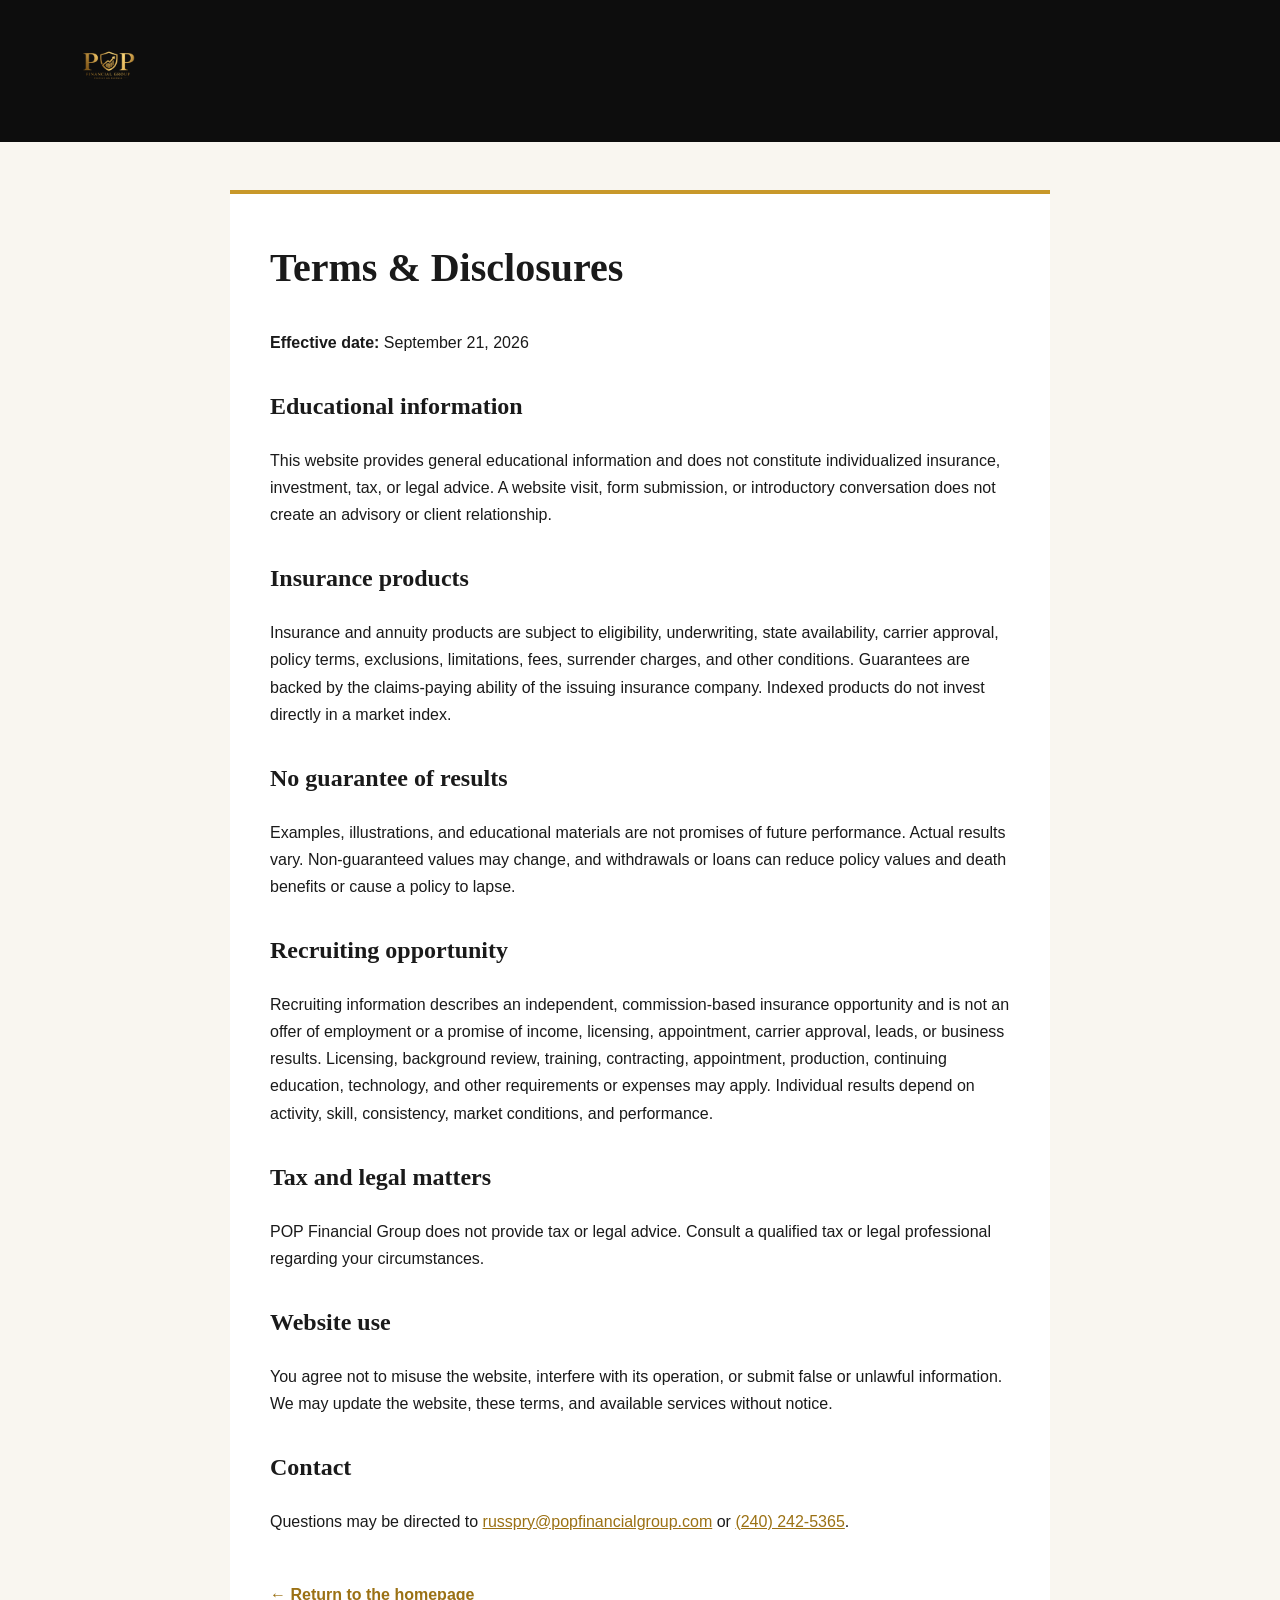
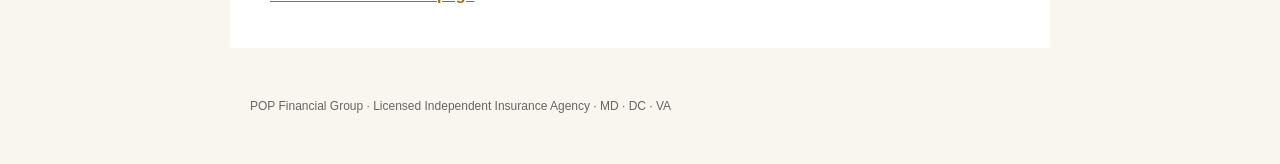
<file: terms.html>
<!DOCTYPE html>
<html lang="en">
<head>
  <meta charset="UTF-8">
  <meta name="viewport" content="width=device-width, initial-scale=1.0">
  <meta name="robots" content="index,follow">
  <title>Terms &amp; Disclosures — POP Financial Group</title>
  <meta name="description" content="Website terms and insurance disclosures for POP Financial Group.">
  <link rel="canonical" href="https://www.popfinancialgroup.com/terms.html">
  <style>
    :root{--gold:#C8982A;--dark:#0D0D0D;--muted:#666;--light:#F9F6F0}*{box-sizing:border-box}body{margin:0;font-family:Arial,sans-serif;color:#1a1a1a;line-height:1.7;background:var(--light)}header{background:var(--dark);padding:22px 5vw}header img{width:90px;height:auto}main{max-width:820px;margin:48px auto;padding:40px;background:#fff;border-top:4px solid var(--gold)}h1,h2{font-family:Georgia,serif}h1{font-size:40px;margin-top:0}h2{margin-top:30px}a{color:#9b7114}.back{display:inline-block;margin-top:30px;font-weight:bold}footer{max-width:820px;margin:0 auto 48px;padding:0 20px;color:var(--muted);font-size:12px}@media(max-width:700px){main{margin:0;padding:28px 20px}h1{font-size:32px}}
  </style>
</head>
<body>
  <header><a href="/"><img src="pop-logo.png" alt="POP Financial Group"></a></header>
  <main>
    <h1>Terms &amp; Disclosures</h1>
    <p><strong>Effective date:</strong> September 21, 2026</p>
    <h2>Educational information</h2>
    <p>This website provides general educational information and does not constitute individualized insurance, investment, tax, or legal advice. A website visit, form submission, or introductory conversation does not create an advisory or client relationship.</p>
    <h2>Insurance products</h2>
    <p>Insurance and annuity products are subject to eligibility, underwriting, state availability, carrier approval, policy terms, exclusions, limitations, fees, surrender charges, and other conditions. Guarantees are backed by the claims-paying ability of the issuing insurance company. Indexed products do not invest directly in a market index.</p>
    <h2>No guarantee of results</h2>
    <p>Examples, illustrations, and educational materials are not promises of future performance. Actual results vary. Non-guaranteed values may change, and withdrawals or loans can reduce policy values and death benefits or cause a policy to lapse.</p>
    <h2>Recruiting opportunity</h2>
    <p>Recruiting information describes an independent, commission-based insurance opportunity and is not an offer of employment or a promise of income, licensing, appointment, carrier approval, leads, or business results. Licensing, background review, training, contracting, appointment, production, continuing education, technology, and other requirements or expenses may apply. Individual results depend on activity, skill, consistency, market conditions, and performance.</p>
    <h2>Tax and legal matters</h2>
    <p>POP Financial Group does not provide tax or legal advice. Consult a qualified tax or legal professional regarding your circumstances.</p>
    <h2>Website use</h2>
    <p>You agree not to misuse the website, interfere with its operation, or submit false or unlawful information. We may update the website, these terms, and available services without notice.</p>
    <h2>Contact</h2>
    <p>Questions may be directed to <a href="mailto:russpry@popfinancialgroup.com">russpry@popfinancialgroup.com</a> or <a href="tel:+12402425365">(240) 242-5365</a>.</p>
    <a class="back" href="/">← Return to the homepage</a>
  </main>
  <footer>POP Financial Group · Licensed Independent Insurance Agency · MD · DC · VA</footer>
</body>
</html>
</file>
<file: campaign.css>
:root{--gold:#c8982a;--gold2:#e2b84a;--ink:#0d0d0d;--warm:#181510;--paper:#f9f6f0;--text:#1a1a1a;--muted:#666;--line:rgba(200,152,42,.24)}
*{box-sizing:border-box}html{scroll-behavior:smooth}body{margin:0;font-family:Inter,Arial,sans-serif;color:var(--text);background:#fff}a{color:inherit}.wrap{width:min(1120px,90vw);margin:auto}
header{height:72px;display:flex;align-items:center;border-bottom:1px solid var(--line);background:#fff}.nav{display:flex;justify-content:space-between;align-items:center}.logo{height:48px}.phone{text-decoration:none;font-weight:700;color:var(--gold)}
.hero{background:radial-gradient(circle at 75% 30%,rgba(200,152,42,.18),transparent 38%),linear-gradient(145deg,var(--warm),var(--ink));color:#fff;padding:72px 0}.hero-grid{display:grid;grid-template-columns:1.12fr .88fr;gap:54px;align-items:center}.eyebrow{color:var(--gold2);font-size:12px;font-weight:700;letter-spacing:2px;text-transform:uppercase}.hero h1{font-family:"Playfair Display",Georgia,serif;font-size:clamp(42px,6vw,72px);line-height:1.04;margin:16px 0}.hero h1 em{color:var(--gold2)}.lead{font-size:18px;line-height:1.7;color:rgba(255,255,255,.72);max-width:660px}.checks{list-style:none;padding:0;margin:26px 0;display:grid;gap:12px}.checks li:before{content:"✓";color:var(--gold2);font-weight:800;margin-right:10px}.btn{display:inline-block;background:linear-gradient(135deg,var(--gold),var(--gold2));color:#fff;text-decoration:none;padding:16px 27px;text-transform:uppercase;letter-spacing:1px;font-size:13px;font-weight:800;border:0;cursor:pointer}.portrait{width:100%;max-height:560px;object-fit:cover;object-position:center 32%;border:1px solid rgba(226,184,74,.35);box-shadow:0 28px 70px rgba(0,0,0,.36)}
.trust{background:#0d0d0d;color:rgba(255,255,255,.7);padding:18px 0}.trust .wrap{display:flex;justify-content:center;gap:38px;flex-wrap:wrap;font-size:13px}.trust strong{color:var(--gold2)}
section{padding:76px 0}.intro{text-align:center;max-width:760px;margin:0 auto 42px}.intro h2,.form-copy h2{font-family:"Playfair Display",Georgia,serif;font-size:clamp(32px,4vw,50px);margin:10px 0}.intro p,.form-copy p{color:var(--muted);line-height:1.75}.cards{display:grid;grid-template-columns:repeat(3,1fr);gap:20px}.card{background:var(--paper);border:1px solid var(--line);padding:30px}.card span{color:var(--gold);font-weight:800}.card h3{font-family:"Playfair Display",Georgia,serif;font-size:24px;margin:12px 0}.card p{color:var(--muted);line-height:1.65;margin:0}
.steps{background:var(--paper)}.step-grid{display:grid;grid-template-columns:repeat(3,1fr);gap:28px}.step{border-left:3px solid var(--gold);padding-left:20px}.step b{display:block;color:var(--gold);font-size:12px;letter-spacing:1px;text-transform:uppercase}.step h3{margin:8px 0}.step p{color:var(--muted);line-height:1.6}
.form-section{background:#fff}.form-grid{display:grid;grid-template-columns:.9fr 1.1fr;gap:55px;align-items:start}.form-card{background:var(--warm);color:#fff;padding:34px;border:1px solid var(--line)}.row{display:grid;gap:6px;margin-bottom:15px}.row label{font-size:11px;letter-spacing:1px;text-transform:uppercase;color:var(--gold2);font-weight:700}.row input,.row select,.row textarea{width:100%;padding:13px;background:#fff;border:1px solid #ddd;font:inherit}.row textarea{min-height:78px;resize:vertical}.consent{display:flex;gap:9px;font-size:11px;line-height:1.5;color:rgba(255,255,255,.6);margin:8px 0 16px}.consent input{margin-top:3px}.consent a{color:var(--gold2)}.fine{font-size:11px;line-height:1.5;color:rgba(255,255,255,.48)}
.founder{display:flex;gap:22px;align-items:center;margin-top:28px;padding-top:24px;border-top:1px solid var(--line)}.founder img{width:82px;height:82px;object-fit:cover;border-radius:50%}.founder p{margin:0;font-size:13px;line-height:1.55}.founder strong{display:block;margin-bottom:4px}
.career-hero-note{display:flex;gap:10px;align-items:flex-start;margin-top:20px;padding:16px 18px;border:1px solid rgba(226,184,74,.28);background:rgba(255,255,255,.05);color:rgba(255,255,255,.68);font-size:12px;line-height:1.6}.career-hero-note strong{color:var(--gold2);white-space:nowrap}.career-hero-note p{margin:0}.fit-grid{display:grid;grid-template-columns:1fr 1fr;gap:22px}.fit-card{padding:32px;border:1px solid var(--line);background:var(--paper)}.fit-card.dark{background:var(--warm);color:#fff}.fit-card h3{font-family:"Playfair Display",Georgia,serif;font-size:28px;margin:0 0 18px}.fit-list{list-style:none;padding:0;margin:0;display:grid;gap:13px}.fit-list li{display:flex;gap:10px;line-height:1.55;color:var(--muted)}.fit-card.dark .fit-list li{color:rgba(255,255,255,.65)}.fit-list li:before{content:"✓";color:var(--gold);font-weight:800}.fit-card.dark .fit-list li:before{content:"×";color:var(--gold2);font-size:20px;line-height:1}.pathway{display:grid;grid-template-columns:repeat(5,1fr);gap:12px}.pathway-item{position:relative;background:#fff;border-top:3px solid var(--gold);padding:24px 18px;min-height:172px}.pathway-item b{display:block;color:var(--gold);font-size:12px;letter-spacing:1px;text-transform:uppercase}.pathway-item h3{margin:10px 0 8px;font-size:18px}.pathway-item p{margin:0;color:var(--muted);font-size:13px;line-height:1.55}.audience-grid{display:grid;grid-template-columns:repeat(3,1fr);gap:14px}.audience-item{border:1px solid var(--line);padding:22px;background:#fff}.audience-item strong{display:block;margin-bottom:8px}.audience-item p{margin:0;color:var(--muted);font-size:13px;line-height:1.55}
footer{background:#0d0d0d;color:rgba(255,255,255,.5);padding:30px 0;font-size:11px;line-height:1.6}footer .wrap{display:flex;justify-content:space-between;gap:24px;flex-wrap:wrap}footer a{color:var(--gold2)}.mobile{display:none}
@media(max-width:900px){.pathway{grid-template-columns:repeat(2,1fr)}.audience-grid{grid-template-columns:repeat(2,1fr)}}
@media(max-width:780px){.hero{padding:50px 0}.hero-grid,.form-grid,.fit-grid{grid-template-columns:1fr}.hero-grid{gap:34px}.portrait{max-height:420px}.cards,.step-grid,.pathway,.audience-grid{grid-template-columns:1fr}.phone{font-size:13px}.trust .wrap{gap:14px 24px}.career-hero-note{display:block}.career-hero-note strong{display:block;margin-bottom:5px}.mobile{display:grid;grid-template-columns:1fr 1fr;position:fixed;left:0;right:0;bottom:0;z-index:20}.mobile a{text-align:center;padding:15px 8px;background:var(--gold);color:#fff;text-decoration:none;font-size:12px;font-weight:800}.mobile a:last-child{background:#0d0d0d}body{padding-bottom:52px}}
</file>
